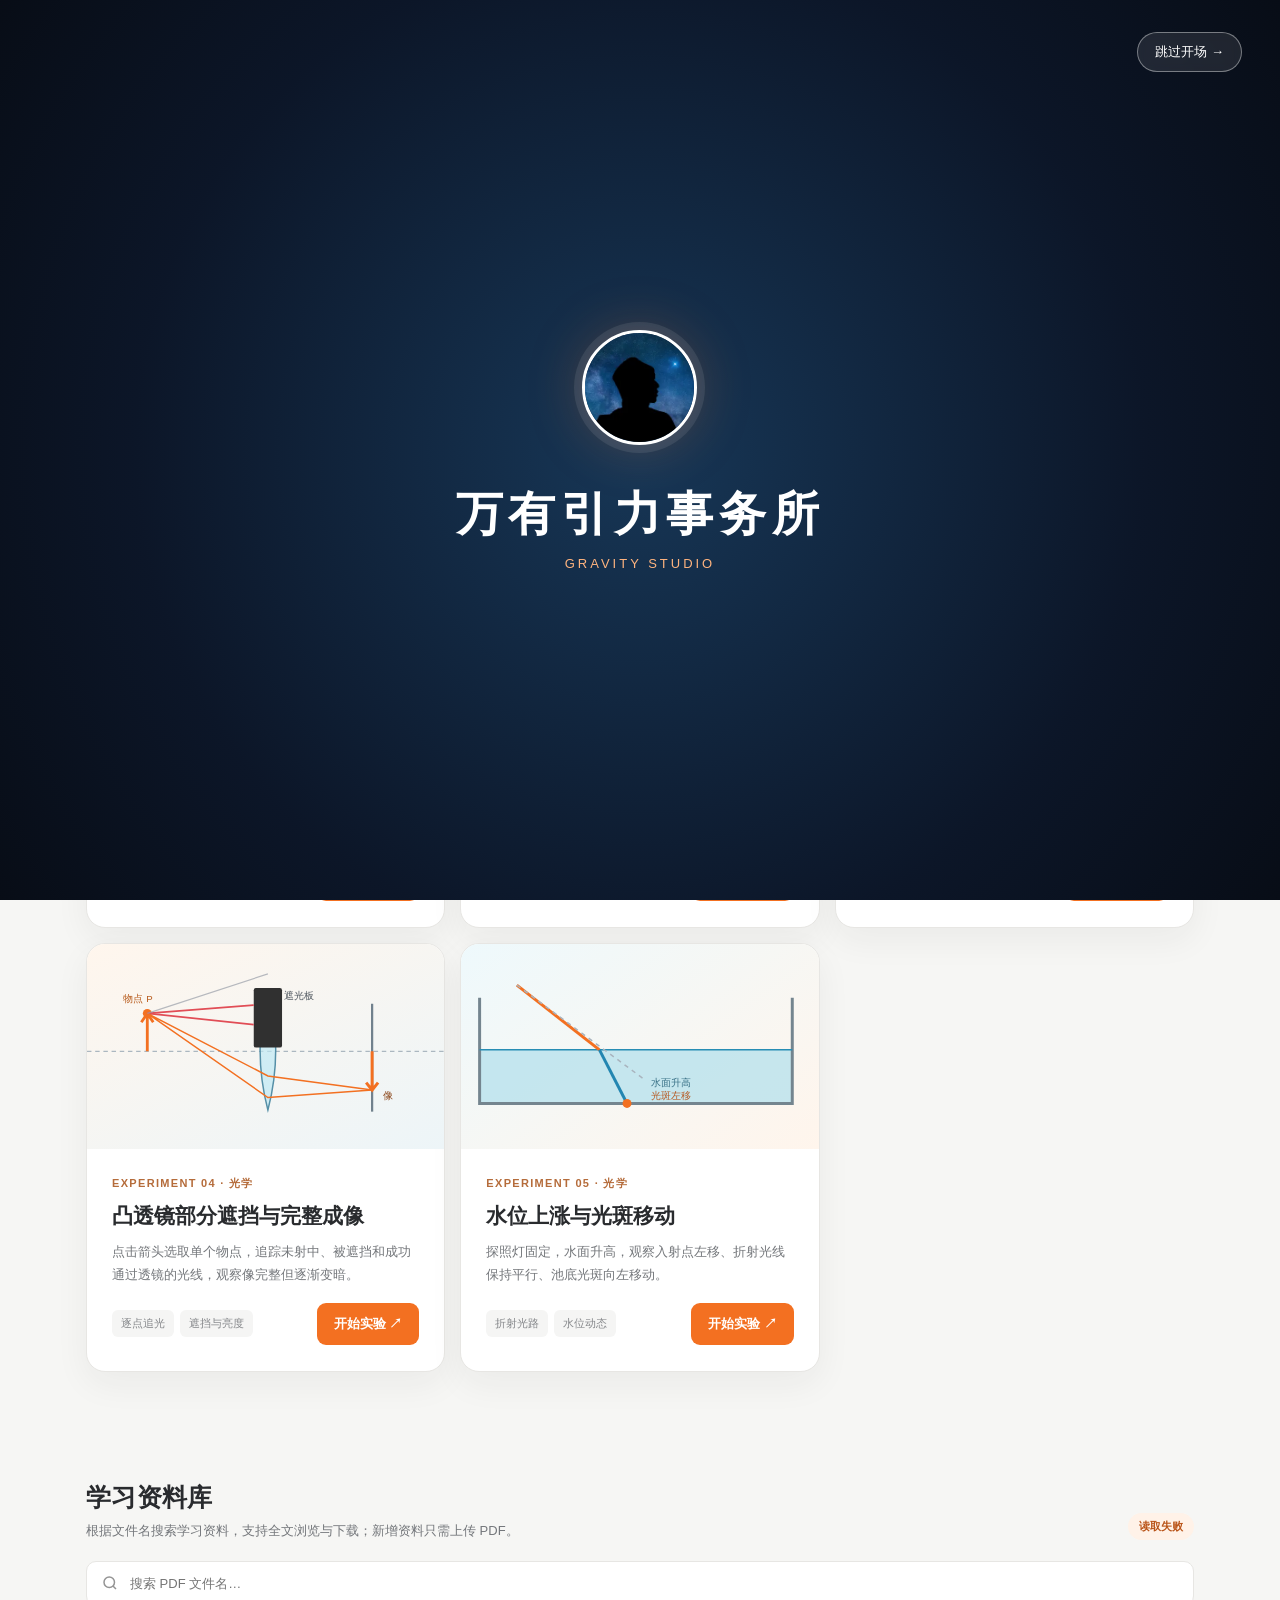
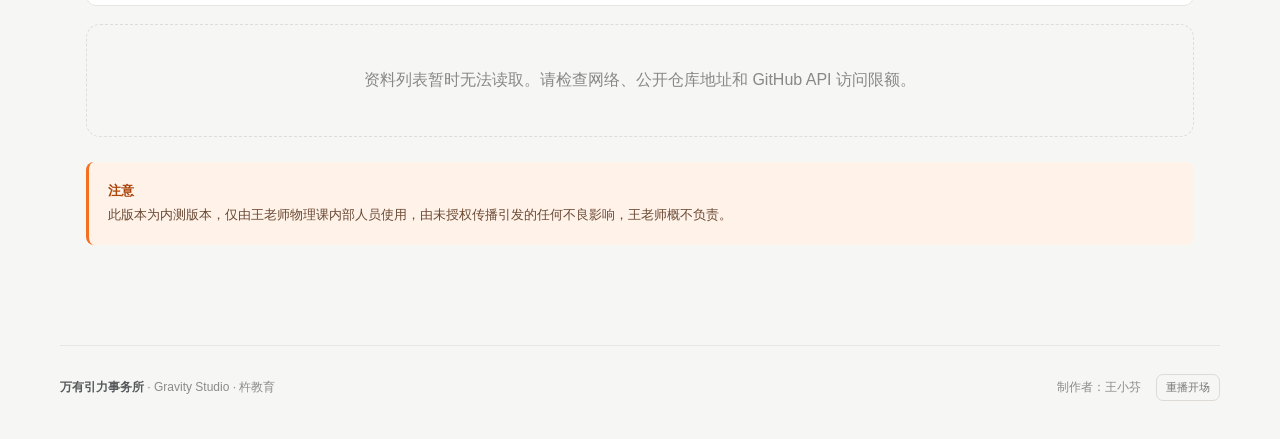
<file: index.html>
<!DOCTYPE html>

<html lang="zh-CN">
<head>
<meta charset="utf-8"/>
<meta content="width=device-width,initial-scale=1,viewport-fit=cover" name="viewport"/>
<meta content="#28292c" name="theme-color"/>
<meta content="万有引力事务所：初中物理互动实验与学习资料库。" name="description"/>
<title>万有引力事务所</title>
<link href="assets/avatar.png" rel="icon" type="image/png"/>
<link href="css/site.css" rel="stylesheet"/>
</head>
<body>
<div aria-label="万有引力事务所开场动画" aria-modal="true" class="intro" id="intro" role="dialog">
<div class="intro-center">
<img alt="万有引力事务所头像" class="intro-avatar" src="assets/avatar.png"/>
<h2>万有引力事务所</h2>
<p>GRAVITY STUDIO</p>
</div>
<button class="intro-skip" id="introSkip" type="button">跳过开场 →</button>
</div>
<header class="topbar"><div class="shell top-inner"><a aria-label="万有引力事务所首页" class="logo" href="index.html"><img alt="万有引力事务所头像" class="logo-mark" src="assets/avatar.png"/><span>万有引力事务所<small>GRAVITATY STUDIO</small></span></a><nav aria-label="网站导航" class="nav"><a class="active" href="#home" id="navHome" type="button">实验演示</a><a class="" href="#materials" id="navMaterials" type="button">学习资料</a></nav><span class="top-note">小芬爱思考</span></div></header>
<main class="shell">
<section id="home"><div class="hero"><div><div class="eyebrow">PHYSICS IS STRONGER THAN ANY FAITH.</div><h1>像“杵”一样，严谨治学。</h1><p>为往圣继绝学<br/>为中华之崛起而读书</p></div><svg aria-hidden="true" class="hero-art" viewbox="0 0 310 190"><circle cx="176" cy="95" fill="none" r="72" stroke="#ffffff25" stroke-width="1.4"></circle><circle cx="176" cy="95" fill="none" r="44" stroke="#ffffff35"></circle><circle cx="176" cy="95" fill="#F37021" r="6"></circle><ellipse cx="176" cy="95" fill="none" rx="118" ry="30" stroke="#F37021" stroke-width="2" transform="rotate(-28 176 95)"></ellipse><circle cx="72" cy="150" fill="#f37021" r="8"></circle><path d="M255 20L269 51L236 51Z" fill="none" stroke="#fff8" stroke-width="2"></path><path d="M257 31L293 64" stroke="#F37021" stroke-width="3"></path><path d="M257 31L290 78" stroke="#F6BC71" stroke-width="3"></path><path d="M257 31L283 92" stroke="#B7D9E7" stroke-width="3"></path></svg></div>
<div class="section"><div class="section-head"><div><h2>互动实验室</h2><p>选择一个实验，亲手调整参数，观察物理现象。</p></div><span class="pill">5 个精选实验</span></div>
<div class="cards"><article class="experiment-card"><div class="exp-graphic lens"><svg aria-hidden="true" viewbox="0 0 480 205"><line stroke="#b9c6d0" stroke-dasharray="6 5" stroke-width="1.5" x1="0" x2="480" y1="120" y2="120"></line><path d="M250 37Q231 120 250 185Q269 120 250 37" fill="#bce8f0aa" stroke="#4e9dac" stroke-width="2"></path><path d="M90 120V65 M90 65l-6 11 M90 65l6 11" fill="none" stroke="#f37021" stroke-width="4"></path><path d="M90 65L250 65L360 156" fill="none" stroke="#f37021" stroke-width="2.5"></path><path d="M90 65L360 156" fill="none" stroke="#74aabd" stroke-width="2.5"></path><path d="M360 120V156 M360 156l-6 -10 M360 156l6 -10" fill="none" stroke="#25272b" stroke-width="3"></path><text fill="#a95b2b" font-size="12" x="81" y="47">物体</text><text fill="#515e65" font-size="12" x="355" y="175">像</text></svg></div><div class="exp-body"><span class="exp-num">EXPERIMENT 01 · 光学</span><h3>凸透镜成像</h3><p>独立调节焦距与物距，观察两条特殊光线交于像顶端的成像规律。</p><div class="exp-bottom"><div class="tags"><span>光路作图</span><span>动态调节</span></div><a class="primary" href="experiments/lens.html" type="button">开始实验 ↗</a></div></div></article><article class="experiment-card">
<div class="exp-graphic lens" style="background:linear-gradient(160deg,#eff8fc,#f8fafc)">
<svg aria-hidden="true" viewbox="0 0 480 205">
<rect fill="#cfeaf5" height="93" width="480" x="0" y="112"></rect>
<path d="M0 112H480" stroke="#94b6c5" stroke-width="2"></path>
<path d="M240 18V197" stroke="#9aa9b2" stroke-dasharray="6 5" stroke-width="2"></path>
<path d="M112 20L240 112" fill="none" stroke="#f37021" stroke-width="4"></path>
<path d="M240 112L309 194" fill="none" stroke="#4b9dbb" stroke-width="4"></path>
<path d="M240 112L366 22" fill="none" stroke="#a7b5c1" stroke-width="2.5"></path>
<circle cx="240" cy="112" fill="#303030" r="5"></circle>
<text fill="#56727e" font-size="15" x="28" y="32">空气</text>
<text fill="#39738b" font-size="15" x="28" y="178">水</text>
<text fill="#303030" font-size="14" x="251" y="103">O</text>
</svg></div>
<div class="exp-body"><span class="exp-num">EXPERIMENT 02 · 光学</span>
<h3>光的折射</h3><p>调节入射角与介质，观察折射、反射以及全反射现象。</p>
<div class="exp-bottom"><div class="tags"><span>折射定律</span><span>动态光路</span></div>
<a class="primary" href="experiments/refraction.html">开始实验 ↗</a></div></div></article>
<article class="experiment-card">
<div class="exp-graphic echo">
<svg aria-hidden="true" viewBox="0 0 480 205" xmlns="http://www.w3.org/2000/svg">
<rect x="0" y="134" width="480" height="71" fill="#cce5f2"/>
<path d="M0 134H480" stroke="#76aeca" stroke-width="2"/>
<path d="M394 24L427 46 413 78 443 110 420 134H480V0H419Z" fill="#73767b"/>
<path d="M95 125L175 125 159 145 109 145Z" fill="#303030"/>
<rect x="125" y="103" width="27" height="22" rx="3" fill="#f37021"/>
<path d="M160 94H393" stroke="#f37021" stroke-width="4" stroke-linecap="round"/>
<path d="M393 109H255" stroke="#4b9dbb" stroke-width="4" stroke-linecap="round"/>
<path d="M95 163H180" stroke="#419274" stroke-width="4" stroke-linecap="round"/>
<text x="180" y="78" font-size="14" fill="#a34f1b">声音去程</text>
<text x="275" y="125" font-size="14" fill="#2d7895">声音回程</text>
<text x="99" y="188" font-size="13" fill="#287759">汽艇路程</text>
</svg></div>
<div class="exp-body"><span class="exp-num">EXPERIMENT 03 · 声学</span>
<h3>汽艇与回声期中压轴</h3>
<p>观察声音去程、回程和汽艇累计路程，验证两者路程之和等于初始距离的两倍。</p>
<div class="exp-bottom"><div class="tags"><span>声速</span><span>路程累计</span></div>
<a class="primary" href="experiments/echo.html">开始实验 ↗</a></div></div></article>

<article class="experiment-card">
  <div class="exp-graphic aperture" style="background:linear-gradient(155deg,#fff6ed,#edf5f8)">
    <svg aria-hidden="true" viewBox="0 0 480 205" xmlns="http://www.w3.org/2000/svg">
      <line x1="0" y1="109" x2="480" y2="109" stroke="#abb7c0" stroke-width="1.5" stroke-dasharray="6 5"/>
      <path d="M243 24 Q222 108 243 188 Q264 108 243 24Z" fill="#bde8f4a8" stroke="#548fa7" stroke-width="2"/>
      <rect x="224" y="24" width="38" height="80" rx="3" fill="#303030"/>
      <path d="M81 109V58M81 58L73 70M81 58L89 70" fill="none" stroke="#f37021" stroke-width="3.8"/>
      <circle cx="81" cy="58" r="6" fill="#f37021"/>
      <path d="M81 58L224 47M81 58L224 73" stroke="#e14d56" stroke-width="2.3"/>
      <path d="M81 58L243 142L383 161 M81 58L243 171L383 161" fill="none" stroke="#f37021" stroke-width="2"/>
      <path d="M81 58L243 5" stroke="#9a9fa9" stroke-width="1.6" opacity=".7"/>
      <line x1="383" y1="45" x2="383" y2="190" stroke="#71818d" stroke-width="3"/>
      <path d="M383 109V161M375 151L383 161L391 151" fill="none" stroke="#f37021" stroke-width="4"/>
      <text x="49" y="43" font-size="13" fill="#b75a1b">物点 P</text>
      <text x="265" y="39" font-size="13" fill="#4d555d">遮光板</text>
      <text x="397" y="173" font-size="13" fill="#8e4b20">像</text>
    </svg>
  </div>
  <div class="exp-body">
    <span class="exp-num">EXPERIMENT 04 · 光学</span>
    <h3>凸透镜部分遮挡与完整成像</h3>
    <p>点击箭头选取单个物点，追踪未射中、被遮挡和成功通过透镜的光线，观察像完整但逐渐变暗。</p>
    <div class="exp-bottom"><div class="tags"><span>逐点追光</span><span>遮挡与亮度</span></div><a class="primary" href="experiments/aperture.html">开始实验 ↗</a></div>
  </div>
</article>
<article class="experiment-card"><div class="exp-graphic" style="background:linear-gradient(145deg,#eef9fc,#fff5ec)">
<svg aria-hidden="true" viewBox="0 0 480 205"><rect x="25" y="107" width="420" height="72" fill="#b5e0ed" opacity=".75"/><path d="M25 37V179H445V37" fill="none" stroke="#74858f" stroke-width="4"/><line x1="25" y1="107" x2="445" y2="107" stroke="#278db4" stroke-width="2"/><path d="M75 20 L186 107" fill="none" stroke="#f37021" stroke-width="4"/><path d="M186 107 L223 179" fill="none" stroke="#2386b1" stroke-width="4"/><path d="M75 20 L248 148" fill="none" stroke="#a9b4be" stroke-dasharray="6 6" stroke-width="2"/><circle cx="223" cy="179" r="6" fill="#f37021"/><text x="255" y="155" font-size="14" fill="#397187">水面升高</text><text x="255" y="173" font-size="14" fill="#b65820">光斑左移</text></svg></div>
<div class="exp-body"><span class="exp-num">EXPERIMENT 05 · 光学</span><h3>水位上涨与光斑移动</h3><p>探照灯固定，水面升高，观察入射点左移、折射光线保持平行、池底光斑向左移动。</p><div class="exp-bottom"><div class="tags"><span>折射光路</span><span>水位动态</span></div><a class="primary" href="experiments/water-spot.html">开始实验 ↗</a></div></div></article>
</div></div></section>
<section class="section" id="materials"><div class="section-head" style="padding-top:5px"><div><h2>学习资料库</h2><p>根据文件名搜索学习资料，支持全文浏览与下载；新增资料只需上传 PDF。</p></div><span class="pill" id="materialsCount">正在读取…</span></div><div class="materials-tools"><div class="searchbox"><svg fill="none" height="18" stroke="#949494" stroke-width="2" viewbox="0 0 24 24" width="18"><circle cx="11" cy="11" r="7"></circle><path d="M20 20l-4-4"></path></svg><input aria-label="搜索学习资料" id="materialSearch" placeholder="搜索 PDF 文件名…" type="search"/></div></div><div class="file-list" id="materialList"></div><div class="theory" style="margin-top:25px"><b>注意</b><br/>此版本为内测版本，仅由王老师物理课内部人员使用，由未授权传播引发的任何不良影响，王老师概不负责。</div></section>
</main>
<footer class="shell footer"><span><strong>万有引力事务所</strong> · Gravity Studio · 杵教育</span><span>制作者：王小芬 <button class="replay-intro" id="replayIntro" type="button">重播开场</button></span></footer>
<!-- PDF 全文浏览窗口：阅读 / 下载 -->
<div class="pdf-modal" id="pdfModal" role="dialog" aria-modal="true" aria-labelledby="pdfModalTitle" aria-hidden="true" hidden>
  <div class="pdf-modal-panel">
    <div class="pdf-modal-head">
      <div class="pdf-modal-title" id="pdfModalTitle">PDF 资料预览</div>
      <button class="pdf-close" id="pdfClose" type="button" aria-label="关闭预览">×</button>
    </div>
    <div class="pdf-modal-actions">
      <a class="primary" id="pdfSave" href="#" download>下载 PDF ↓</a>
    </div>
    <p class="pdf-modal-tip" id="pdfTip">使用 PDF 阅读器可翻页、缩放并阅读全文。下载按钮在部分手机浏览器中可能先打开 PDF。</p>
    <div class="pdf-preview-body">
      <iframe id="pdfFrame" title="PDF 文档预览" loading="lazy"></iframe>
      <div class="pdf-preview-help">若此处无法显示，请点击“下载 PDF”，使用手机自带阅读器打开。部分微信内置浏览器不支持嵌入式 PDF。</div>
    </div>
    <div class="pdf-message" id="pdfMessage" role="status" aria-live="polite"></div>
  </div>
</div>
<script defer="" src="js/site.js"></script>
<script defer="" src="js/materials.js"></script>
</body>
</html>
</file>
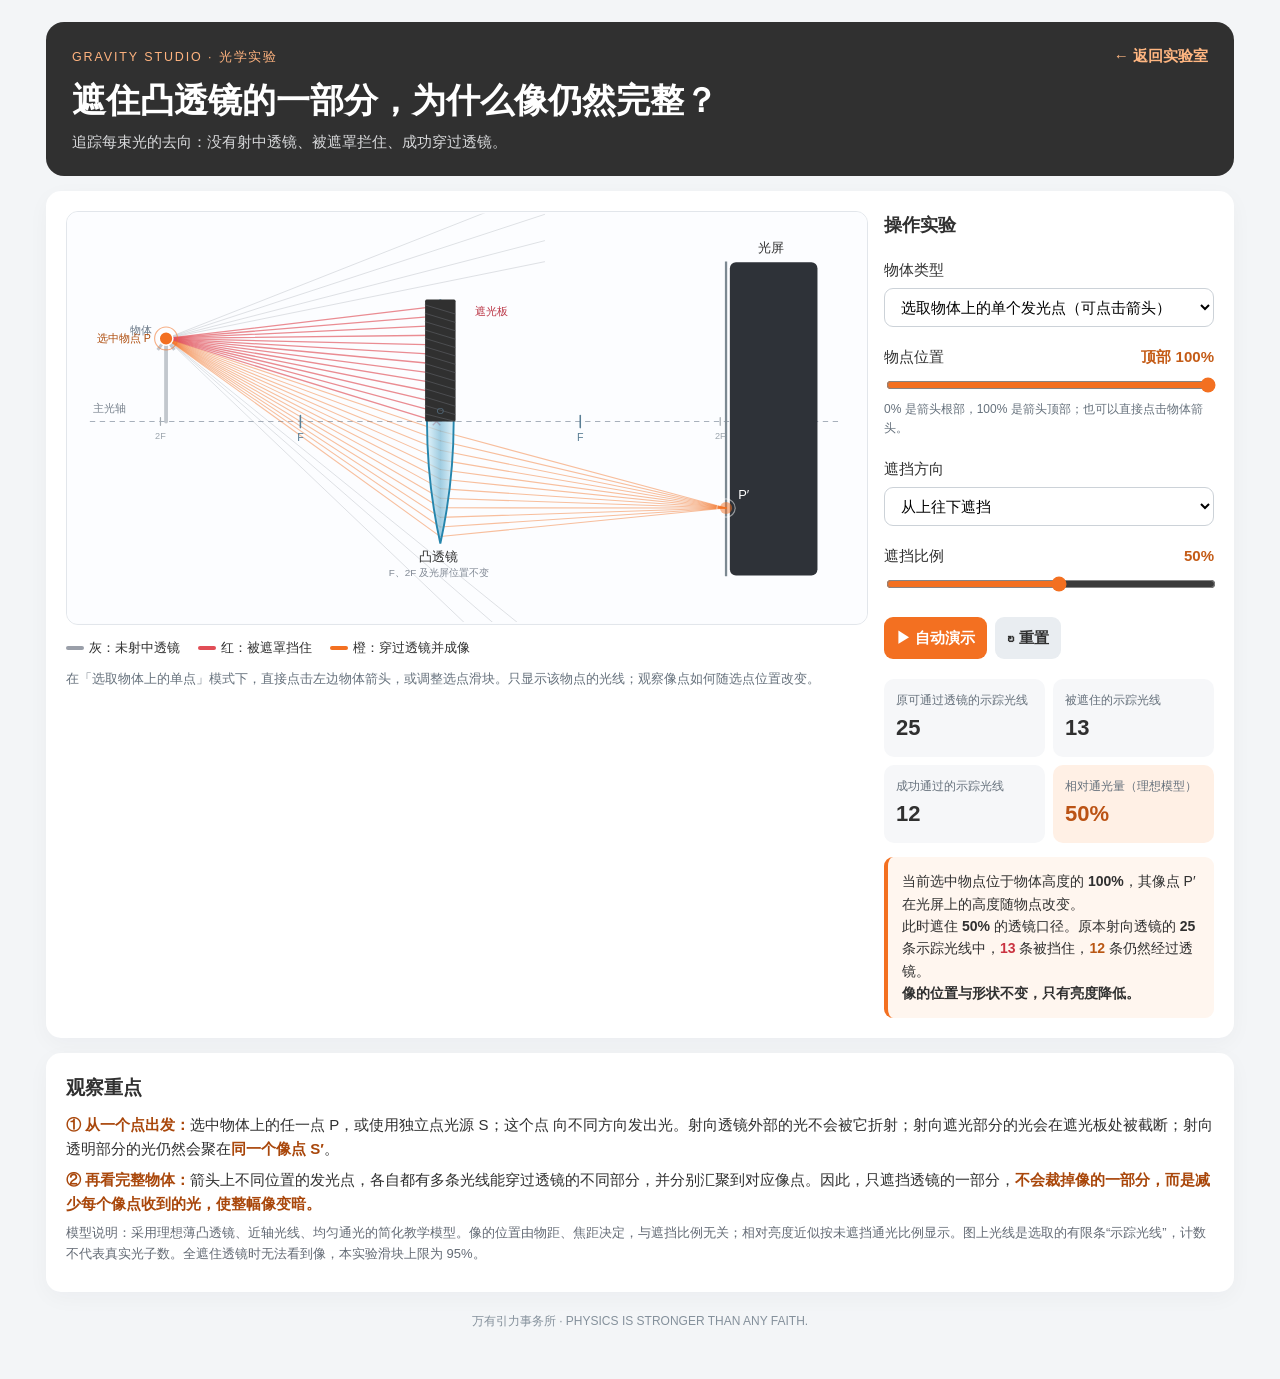
<file: experiments/aperture.html>
<!doctype html>
<html lang="zh-CN">
<head>
<meta charset="utf-8" />
<meta name="viewport" content="width=device-width, initial-scale=1" />
<title>凸透镜部分遮挡 · 光路验证实验 | 万有引力事务所</title>
<style>
:root{--orange:#f37021;--ink:#303030;--blue:#237ca8;--red:#e14d56;--muted:#66717c;--bg:#f3f5f7;--green:#168469}
*{box-sizing:border-box}body{margin:0;background:var(--bg);color:var(--ink);font:15px/1.6 -apple-system,BlinkMacSystemFont,"PingFang SC","Microsoft YaHei",sans-serif}.shell{max-width:1220px;margin:auto;padding:22px 16px 48px}header{background:#303030;border-radius:18px;color:white;padding:22px 26px}header small{letter-spacing:.15em;color:#ffb37f}h1{margin:5px 0 3px;font-size:clamp(23px,3.2vw,34px)}header p{margin:0;color:#d7d8da}.panel{background:white;border-radius:15px;margin-top:15px;padding:20px;box-shadow:0 6px 22px #16223309}.layout{display:grid;grid-template-columns:1fr 330px;gap:16px;align-items:start}.viz svg{width:100%;height:auto;display:block;background:#fbfcfd;border:1px solid #e2e6eb;border-radius:12px}.viz .note{color:var(--muted);font-size:13px;margin-top:10px}.legend{display:flex;gap:18px;flex-wrap:wrap;margin:13px 0 0;font-size:13px}.swatch{display:inline-block;width:18px;height:4px;border-radius:2px;vertical-align:middle;margin-right:5px}.controls h2{font-size:18px;margin:0 0 12px}.formrow{margin:18px 0}.formrow label{display:flex;align-items:center;justify-content:space-between;margin-bottom:6px;gap:8px}.formrow output{font-weight:700;color:#c45b16}input[type=range]{width:100%;accent-color:var(--orange)}select,button{font:inherit;border-radius:9px;padding:9px 12px}select{border:1px solid #ccd2d8;background:white;width:100%}button{cursor:pointer;border:0;background:var(--orange);color:white;font-weight:650}button.secondary{background:#e9edf1;color:#303030}.buttons{display:flex;gap:8px;flex-wrap:wrap}.metrics{display:grid;grid-template-columns:1fr 1fr;gap:8px}.metric{border-radius:10px;background:#f6f7f9;padding:12px}.metric span{display:block;color:var(--muted);font-size:12px}.metric strong{display:block;font-size:22px;color:var(--ink)}.metric.accent{background:#fff0e5}.metric.accent strong{color:#bb5315}.readout{margin-top:14px;padding:13px 14px;background:#fff6ef;border-left:4px solid var(--orange);border-radius:9px;font-size:14px}.explain h2{font-size:19px;margin:0 0 10px}.explain p{margin:7px 0}.explain strong{color:#a9470b}.details{font-size:13px;color:#646b75}.footer{font-size:12px;text-align:center;color:#84909b;margin-top:20px}@media(max-width:920px){.layout{grid-template-columns:1fr}.controls{display:grid;grid-template-columns:repeat(2,minmax(0,1fr));gap:0 18px}.controls h2,.buttons,.metrics,.readout{grid-column:1/-1}}@media(max-width:580px){.shell{padding:10px 8px 30px}.panel{padding:12px}.controls{display:block}header{padding:18px}.legend{gap:9px}}
.clickpoint{cursor:crosshair}.point-hint{font-size:12px;fill:#947044}
</style>
</head>
<body>
<div class="shell">
<header><a href="../index.html#home" style="float:right;color:#ffb681;text-decoration:none;font-weight:650">← 返回实验室</a><small>GRAVITY STUDIO · 光学实验</small><h1>遮住凸透镜的一部分，为什么像仍然完整？</h1><p>追踪每束光的去向：没有射中透镜、被遮罩拦住、成功穿过透镜。</p></header>
<div class="panel layout">
<section class="viz" aria-label="光学模拟">
<svg id="scene" viewBox="0 0 1050 540" role="img" aria-label="物体、凸透镜、遮光板、屏幕及追迹光线">
<defs>
<clipPath id="worldClip"><rect x="2" y="2" width="1046" height="536"/></clipPath>
<linearGradient id="lensFill" x1="0" x2="1"><stop offset="0" stop-color="#d6eff9"/><stop offset=".5" stop-color="#77b7d4"/><stop offset="1" stop-color="#d6eff9"/></linearGradient>
</defs>
<rect x="0" y="0" width="1050" height="540" rx="12" fill="#fcfdff"/>
<line x1="30" y1="275" x2="1015" y2="275" stroke="#a7b0bb" stroke-width="1.5" stroke-dasharray="7 6"/>
<text x="34" y="263" font-size="14" fill="#7b8590">主光轴</text>
<line x1="865" y1="65" x2="865" y2="478" stroke="#7c8992" stroke-width="3"/>
<rect x="870" y="66" width="115" height="411" rx="8" fill="#2e3238"/>
<text x="924" y="53" text-anchor="middle" font-size="17" fill="#303030">光屏</text>
<g id="lightRays" clip-path="url(#worldClip)"></g>
<path id="lensBody" d="M490 115 Q455 275 490 435 Q525 275 490 115 Z" fill="url(#lensFill)" fill-opacity=".7" stroke="#2585ac" stroke-width="2.5"/>
<g id="shutter"></g>
<g id="source" pointer-events="none"></g>
<rect id="selectHitArea" x="95" y="145" width="70" height="150" fill="transparent" class="clickpoint" style="display:none"><title>点击箭头任意高度选取发光点</title></rect>
<g id="image"></g>
<text x="488" y="458" font-size="17" fill="#303030" text-anchor="middle">凸透镜</text>
<text x="488" y="478" font-size="13" fill="#818995" text-anchor="middle">F、2F 及光屏位置不变</text>
<text x="490" y="265" font-size="13" fill="#516878" text-anchor="middle">O</text>
<g id="focalMarks"></g>
<g id="shutterLabel"></g>
</svg>
<div class="legend">
<span><i class="swatch" style="background:#9a9fa9"></i>灰：未射中透镜</span>
<span><i class="swatch" style="background:#e14d56"></i>红：被遮罩挡住</span>
<span><i class="swatch" style="background:#f37021"></i>橙：穿过透镜并成像</span>
</div>
<div class="note">在「选取物体上的单点」模式下，直接点击左边物体箭头，或调整选点滑块。只显示该物点的光线；观察像点如何随选点位置改变。</div>
</section>
<section class="controls">
<h2>操作实验</h2>
<div class="formrow"><label for="mode">物体类型</label><select id="mode"><option value="selected">选取物体上的单个发光点（可点击箭头）</option><option value="point">独立点光源 S</option><option value="arrow">整个发光箭头</option></select></div>
<div class="formrow" id="pointRow"><label for="pointPosition">物点位置 <output id="pointValue">顶部 100%</output></label><input id="pointPosition" type="range" min="0" max="100" step="1" value="100"/><div style="font-size:12px;color:#66717c">0% 是箭头根部，100% 是箭头顶部；也可以直接点击物体箭头。</div></div>
<div class="formrow"><label for="direction">遮挡方向</label><select id="direction"><option value="top">从上往下遮挡</option><option value="bottom">从下往上遮挡</option></select></div>
<div class="formrow"><label for="coverage">遮挡比例 <output id="coverageValue">50%</output></label><input id="coverage" type="range" min="0" max="95" step="1" value="50"/></div>
<div class="buttons"><button id="play">▶ 自动演示</button><button class="secondary" id="reset">↻ 重置</button></div>
<div class="metrics" style="margin-top:20px">
<div class="metric"><span>原可通过透镜的示踪光线</span><strong id="eligibleCount">0</strong></div>
<div class="metric"><span>被遮住的示踪光线</span><strong id="blockedCount">0</strong></div>
<div class="metric"><span>成功通过的示踪光线</span><strong id="passedCount">0</strong></div>
<div class="metric accent"><span>相对通光量（理想模型）</span><strong id="brightness">50%</strong></div>
</div>
<div class="readout" id="status" aria-live="polite"></div>
</section>
</div>
<section class="panel explain">
<h2>观察重点</h2>
<p><strong>① 从一个点出发：</strong>选中物体上的任一点 P，或使用独立点光源 S；这个点 向不同方向发出光。射向透镜外部的光不会被它折射；射向遮光部分的光会在遮光板处被截断；射向透明部分的光仍然会聚在<strong>同一个像点 S′</strong>。</p>
<p><strong>② 再看完整物体：</strong>箭头上不同位置的发光点，各自都有多条光线能穿过透镜的不同部分，并分别汇聚到对应像点。因此，只遮挡透镜的一部分，<strong>不会裁掉像的一部分，而是减少每个像点收到的光，使整幅像变暗。</strong></p>
<p class="details">模型说明：采用理想薄凸透镜、近轴光线、均匀通光的简化教学模型。像的位置由物距、焦距决定，与遮挡比例无关；相对亮度近似按未遮挡通光比例显示。图上光线是选取的有限条“示踪光线”，计数不代表真实光子数。全遮住透镜时无法看到像，本实验滑块上限为 95%。</p>
</section>
<div class="footer">万有引力事务所 · PHYSICS IS STRONGER THAN ANY FAITH.</div>
</div>
<script>
'use strict';
const $=id=>document.getElementById(id);
const SVG_NS='http://www.w3.org/2000/svg';
const sx=130, lensX=490, screenX=865, axisY=275;
const lensTop=115,lensBottom=435,lensHeight=lensBottom-lensTop;
const doDist=lensX-sx, diDist=screenX-lensX;
// Gaussian thin-lens equation: 1/f = 1/do + 1/di
const f=doDist*diDist/(doDist+diDist);
const magnification=-diDist/doDist;
const topObjectY=166, bottomObjectY=axisY;
function selectedObjectY(){return axisY-(axisY-topObjectY)*Number($('pointPosition').value)/100;}
let raf=null, playing=false, start=null;
function element(name,attrs,parent){const el=document.createElementNS(SVG_NS,name);for(const [k,v] of Object.entries(attrs||{}))el.setAttribute(k,String(v));if(parent)parent.appendChild(el);return el}
function clear(el){while(el.firstChild)el.removeChild(el.firstChild)}
function line(parent,x1,y1,x2,y2,color,width=1.7,opacity=1,dash=''){return element('line',{x1,y1,x2,y2,stroke:color,'stroke-width':width,opacity,'stroke-linecap':'round',...(dash?{'stroke-dasharray':dash}:{})},parent)}
function label(parent,x,y,s,color='#303030',size=15,anchor='middle'){const e=element('text',{x,y,fill:color,'font-size':size,'text-anchor':anchor},parent);e.textContent=s;return e}
function objectSamples(){const mode=$('mode').value;if(mode==='point')return [{y:topObjectY,weight:1}];if(mode==='selected')return [{y:selectedObjectY(),weight:1}];return [{y:topObjectY,weight:1},{y:220,weight:1},{y:axisY,weight:1}]}
function imageY(y){return axisY+(y-axisY)*magnification}
function blocked(y,c,dir){const cutoff=lensHeight*c;return dir==='top'?y<=lensTop+cutoff:y>=lensBottom-cutoff}
function render(){const coverage=Number($('coverage').value)/100,dir=$('direction').value,mode=$('mode').value;
$('coverageValue').value=Math.round(coverage*100)+'%';
$('pointRow').style.display=mode==='selected'?'block':'none';
$('selectHitArea').style.display=mode==='selected'?'block':'none';
$('pointValue').value=Number($('pointPosition').value)===0?'根部 0%':Number($('pointPosition').value)===100?'顶部 100%':Number($('pointPosition').value)+'%';
for(const k of ['lightRays','shutter','source','image','focalMarks','shutterLabel'])clear($(k));
const rays=$('lightRays'),source=$('source'),image=$('image'),shutter=$('shutter');
const n=25,first=lensTop+9,last=lensBottom-9;
let countPassed=0,countBlocked=0;
const samples=objectSamples();
for(const {y:sy} of samples){
  // Gray rays travel outside the lens aperture, rather than being secretly refracted.
  for(const yLens of [24,48,73,93,457,479,509]){
    const farX= Math.min(675,sx+(lensX-sx)*1.38);
    const farY=sy+(yLens-sy)*(farX-sx)/(lensX-sx);
    line(rays,sx,sy,farX,farY,'#9a9fa9',1.15,.34);
  }
  for(let i=0;i<n;i++){
    const ty=first+(last-first)*i/(n-1);
    if(blocked(ty,coverage,dir)){
      // Drawing decision follows actual covered portion of the visible aperture.
      line(rays,sx,sy,lensX-5,ty,'#e14d56',1.7,.64);
      element('path',{d:`M${lensX-10} ${ty-5}l10 10m0 -10l-10 10`,stroke:'#c63c46','stroke-width':1.7,fill:'none',opacity:.85},rays);
      countBlocked++;
    }else{
      line(rays,sx,sy,lensX,ty,'#f37021',1.4,.43);
      line(rays,lensX,ty,screenX,imageY(sy),'#f37021',1.4,.44);
      countPassed++;
    }
  }
}
// Draw the glass in front of the rays; the mask occupies the upper/lower physical aperture.
// The ray renderer is actually behind the glass/mask in SVG DOM order.
const coverPx=lensHeight*coverage;
if(coverage>0){const y0=dir==='top'?lensTop:lensBottom-coverPx;
  element('rect',{x:lensX-20,y:y0,width:40,height:coverPx,fill:'#303030',rx:2},shutter);
  for(let y=y0+7;y<y0+coverPx-3;y+=11)line(shutter,lensX-20,y,lensX+20,Math.min(y+12,y0+coverPx),'#6f7278',1,.6);
  label($('shutterLabel'),lensX+45,dir==='top'?lensTop+20:lensBottom-10,'遮光板','#bb3646',14,'start');
}
const mark=$('focalMarks');
for(const x of [lensX-f,lensX+f]){line(mark,x,axisY-8,x,axisY+8,'#597e94',2);label(mark,x,axisY+25,'F','#597e94',14)}
for(const x of [lensX-2*f,lensX+2*f]){if(x>25&&x<1030){line(mark,x,axisY-5,x,axisY+5,'#a3aab0',1.6);label(mark,x,axisY+23,'2F','#9ca5ad',12)}}
if(mode==='selected'){
  // The complete object is still visible; one chosen point alone emits the traced bundle.
  line(source,sx,axisY,sx,topObjectY,'#aab1b9',5,.7);
  element('path',{d:`M${sx-11} ${topObjectY+15}L${sx} ${topObjectY}L${sx+11} ${topObjectY+15}`,stroke:'#aab1b9','stroke-width':4,fill:'none',opacity:.7},source);
  label(source,sx-18,topObjectY-6,'物体','#687786',15,'end');
  const py=selectedObjectY();
  element('circle',{cx:sx,cy:py,r:9,fill:'#f37021',stroke:'#fff','stroke-width':2},source);
  element('circle',{cx:sx,cy:py,r:15,fill:'none',stroke:'#f37021','stroke-width':1.5,opacity:.55},source);
  label(source,sx-20,py+4,'选中物点 P','#ae4c0c',14,'end');
  const iy=imageY(py);
  element('circle',{cx:screenX,cy:iy,r:8,fill:'#f37021',opacity:Math.max(.06,1-coverage)},image);
  element('circle',{cx:screenX,cy:iy,r:12,fill:'none',stroke:'#ffffff','stroke-width':1.5,opacity:Math.max(.2,1-coverage)},image);
  label(image,screenX+16,iy-12,'P′','#ffffff',17,'start');
}else if(mode==='point'){
  element('circle',{cx:sx,cy:topObjectY,r:8,fill:'#f37021'},source);label(source,sx-8,topObjectY-16,'点光源 S','#bb5315',16,'end');
  element('circle',{cx:screenX,cy:imageY(topObjectY),r:8,fill:'#f37021',opacity:Math.max(.055,1-coverage)},image);
  label(image,screenX+15,imageY(topObjectY)-12,'S′','#ffffff',18,'start');
}else{
  line(source,sx,axisY,sx,topObjectY,'#e57125',5);element('path',{d:`M${sx-12} ${topObjectY+15}L${sx} ${topObjectY}L${sx+12} ${topObjectY+15}`,stroke:'#e57125','stroke-width':5,fill:'none'},source);
  label(source,sx-16,topObjectY-4,'物体','#aa561e',16,'end');
  const endY=imageY(topObjectY),a=Math.max(.055,1-coverage);
  line(image,screenX,axisY,screenX,endY,'#f37021',8,a);
  element('path',{d:`M${screenX-14} ${endY-15}L${screenX} ${endY}L${screenX+14} ${endY-15}`,stroke:'#f37021','stroke-width':8,fill:'none',opacity:a},image);
  label(image,screenX+12,endY+24,'完整倒立实像','#ffffff',14,'start');
}
const total=n*samples.length;
$('eligibleCount').textContent=total;
$('blockedCount').textContent=countBlocked;
$('passedCount').textContent=countPassed;
$('brightness').textContent=Math.round((1-coverage)*100)+'%';
$('status').innerHTML=(mode==='selected'?`当前选中物点位于物体高度的 <b>${$('pointPosition').value}%</b>，其像点 P′ 在光屏上的高度随物点改变。<br>`:'')+`此时遮住 <b>${Math.round(coverage*100)}%</b> 的透镜口径。原本射向透镜的 <b>${total}</b> 条示踪光线中，<b style="color:#ca3341">${countBlocked}</b> 条被挡住，<b style="color:#b95612">${countPassed}</b> 条仍然经过透镜。<br><b>像的位置与形状不变，只有亮度降低。</b>`;
}
function stop(){playing=false;if(raf!==null)cancelAnimationFrame(raf);raf=null;start=null;$('play').textContent='▶ 自动演示'}
function play(){if(playing){stop();return}playing=true;start=null;$('play').textContent='Ⅱ 暂停';const begin=Number($('coverage').value);
const tick=ts=>{if(!playing)return;if(start===null)start=ts;const val=Math.min(95,begin+(ts-start)/70);$('coverage').value=Math.round(val);render();if(val>=95){stop();return}raf=requestAnimationFrame(tick)};raf=requestAnimationFrame(tick)}
$('mode').addEventListener('change',render);
$('pointPosition').addEventListener('input',render);
$('selectHitArea').addEventListener('pointerdown',event=>{const svg=$('scene');const pt=svg.createSVGPoint();pt.x=event.clientX;pt.y=event.clientY;const transform=svg.getScreenCTM();if(!transform)return;const pos=pt.matrixTransform(transform.inverse());const percent=(axisY-pos.y)/(axisY-topObjectY)*100;$('pointPosition').value=Math.round(Math.max(0,Math.min(100,percent)));render();});$('direction').addEventListener('change',render);$('coverage').addEventListener('input',()=>{if(playing)stop();render()});$('play').addEventListener('click',play);$('reset').addEventListener('click',()=>{stop();$('coverage').value=0;$('direction').value='top';$('mode').value='selected';$('pointPosition').value=100;render()});
render();
</script>
</body></html>
</file>
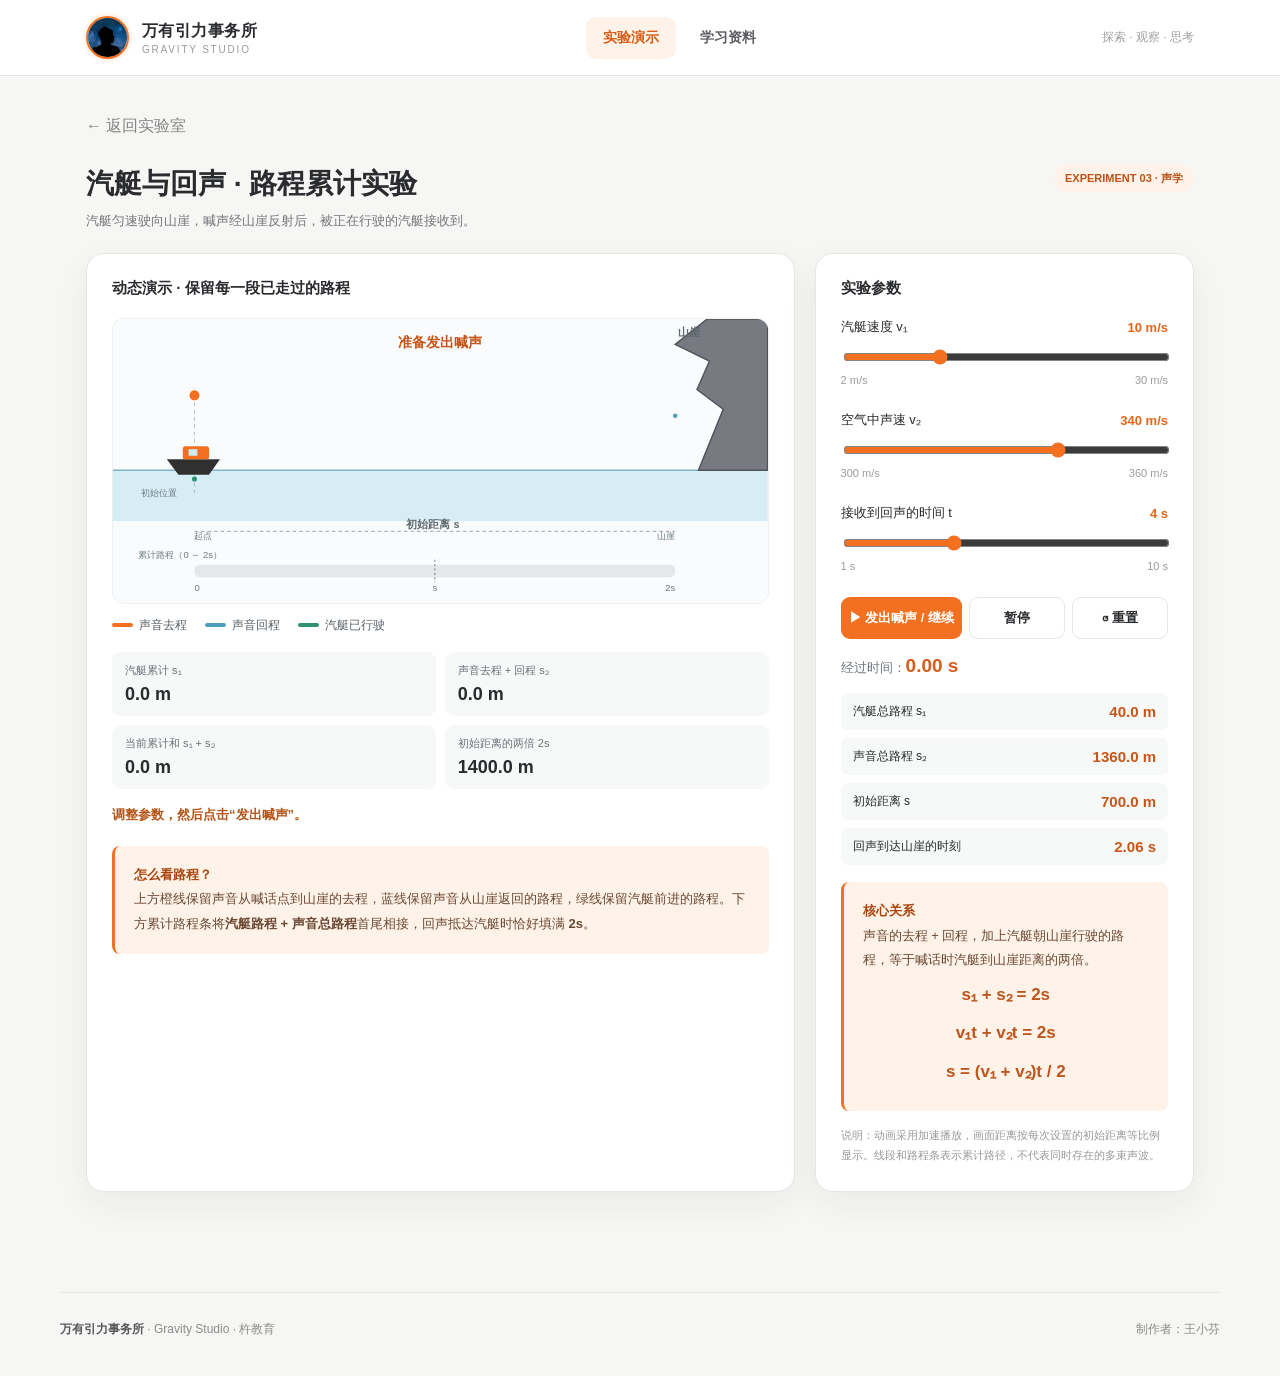
<file: experiments/echo.html>
<!DOCTYPE html>
<html lang="zh-CN">
<head>
<meta charset="utf-8" />
<meta name="viewport" content="width=device-width,initial-scale=1,viewport-fit=cover" />
<meta name="theme-color" content="#28292c" />
<meta name="description" content="万有引力事务所：汽艇与回声动态路程实验" />
<title>汽艇与回声实验 | 万有引力事务所</title>
<link rel="icon" type="image/png" href="../assets/avatar.png" />
<link rel="stylesheet" href="../css/site.css" />
<link rel="stylesheet" href="echo.css" />
<script defer src="echo.js"></script>
</head>
<body>
<header class="topbar"><div class="shell top-inner">
<a aria-label="万有引力事务所首页" class="logo" href="../index.html"><img class="logo-mark" src="../assets/avatar.png" alt="万有引力事务所头像" /><span>万有引力事务所<small>GRAVITY STUDIO</small></span></a>
<nav aria-label="网站导航" class="nav"><a class="active" href="../index.html#home">实验演示</a><a href="../index.html#materials">学习资料</a></nav><span class="top-note">探索 · 观察 · 思考</span>
</div></header>
<main class="shell">
<section class="section lab-page">
<a href="../index.html#home" class="back">← 返回实验室</a>
<div class="lab-heading"><div><h2>汽艇与回声 · 路程累计实验</h2><p>汽艇匀速驶向山崖，喊声经山崖反射后，被正在行驶的汽艇接收到。</p></div><span class="pill">EXPERIMENT 03 · 声学</span></div>
<div class="lab-grid echo-layout">
<section class="panel" aria-label="动态演示">
<div class="panel-title">动态演示 · 保留每一段已走过的路程</div>
<svg id="echoSvg" class="graph" viewBox="0 0 900 390" role="img" aria-label="上方显示声音去程回程与汽艇路线，下方以累计长度条证明路程和等于初始距离两倍">
<defs><marker id="echoArrow" viewBox="0 0 10 10" refX="9" refY="5" markerWidth="6" markerHeight="6" orient="auto-start-reverse"><path d="M0 0L10 5L0 10Z" fill="#f37021" /></marker></defs>
<rect width="900" height="390" fill="#f9fbfc" />
<rect y="208" width="900" height="70" fill="#d7edf6" />
<path d="M0 208H900" stroke="#7cb4c9" stroke-width="2" />
<!-- 山崖 -->
<path d="M773 35L820 58 803 97 839 124 805 208H900V0H817Z" fill="#777b81" stroke="#50535a" stroke-width="2"/>
<text x="777" y="24" class="echo-svg-label">山崖</text>
<line x1="112" y1="95" x2="112" y2="239" stroke="#9baab1" stroke-dasharray="5 5"/>
<text x="38" y="244" class="echo-svg-small">初始位置</text>
<!-- 声音去程：始终保留 -->
<line id="outgoingTrail" x1="112" y1="105" x2="112" y2="105" stroke="#f37021" stroke-width="6" stroke-linecap="round"/>
<!-- 声音回程：到达山崖之后保留 -->
<line id="returnTrail" x1="773" y1="133" x2="773" y2="133" stroke="#4b9dbb" stroke-width="6" stroke-linecap="round"/>
<!-- 汽艇走过的路径：一直保留 -->
<line id="boatTrail" x1="112" y1="220" x2="112" y2="220" stroke="#319273" stroke-width="7" stroke-linecap="round"/>
<g id="boat" transform="translate(112,0)">
<path d="M-38 193H35L20 214H-22Z" fill="#303030"/>
<rect x="-16" y="175" width="36" height="18" rx="3" fill="#f37021"/>
<rect x="-8" y="179" width="12" height="9" fill="#d1ecf5"/>
</g>
<!-- 波前点：到达山崖后反向 -->
<circle id="soundDot" cx="112" cy="105" r="8" fill="#f37021" stroke="white" stroke-width="2"/>
<text id="stageText" x="450" y="38" text-anchor="middle" fill="#c55516" font-size="19" font-weight="700">准备发出喊声</text>
<text x="112" y="303" class="echo-svg-small">起点</text>
<text x="773" y="303" text-anchor="end" class="echo-svg-small">山崖</text>
<line x1="112" y1="292" x2="773" y2="292" stroke="#888" stroke-dasharray="5 4" />
<text x="440" y="287" text-anchor="middle" class="echo-svg-label">初始距离 s</text>
<!-- 累计路程条：总长度 = 2s，橙蓝之和为声音路程，绿色为汽艇路程 -->
<text x="35" y="328" class="echo-svg-small">累计路程（0 ～ 2s）</text>
<rect x="112" y="338" width="661" height="17" rx="7" fill="#e5e8ea"/>
<rect id="boatBar" x="112" y="338" width="0" height="17" rx="5" fill="#319273" />
<rect id="soundBar" x="112" y="338" width="0" height="17" rx="5" fill="#f37021" />
<line x1="442.5" y1="331" x2="442.5" y2="362" stroke="#50565d" stroke-dasharray="3 3"/>
<text x="112" y="374" class="echo-svg-small">0</text>
<text x="442.5" y="374" text-anchor="middle" class="echo-svg-small">s</text>
<text x="773" y="374" text-anchor="end" class="echo-svg-small">2s</text>
</svg>
<div class="echo-legend">
<span><i style="background:#f37021"></i>声音去程</span>
<span><i style="background:#4b9dbb"></i>声音回程</span>
<span><i style="background:#319273"></i>汽艇已行驶</span>
</div>
<div class="echo-stats">
<div class="echo-stat"><span>汽艇累计 s₁</span><strong id="boatDistanceNow">0.0 m</strong></div>
<div class="echo-stat"><span>声音去程 + 回程 s₂</span><strong id="soundDistanceNow">0.0 m</strong></div>
<div class="echo-stat"><span>当前累计和 s₁ + s₂</span><strong id="sumNow">0.0 m</strong></div>
<div class="echo-stat"><span>初始距离的两倍 2s</span><strong id="doubleInitial">0.0 m</strong></div>
</div>
<div class="echo-status" id="echoStatus" aria-live="polite">调整参数，然后点击“发出喊声”。</div>
<div class="theory"><b>怎么看路程？</b><br/>上方橙线保留声音从喊话点到山崖的去程，蓝线保留声音从山崖返回的路程，绿线保留汽艇前进的路程。下方累计路程条将<strong>汽艇路程 + 声音总路程</strong>首尾相接，回声抵达汽艇时恰好填满 <strong>2s</strong>。</div>
</section>
<section class="panel" aria-label="参数和计算">
<div class="panel-title">实验参数</div>
<div class="control-row"><div class="control-top"><label for="boatSpeed">汽艇速度 v₁</label><b id="boatSpeedLabel">10 m/s</b></div><input id="boatSpeed" type="range" min="2" max="30" step="1" value="10" /><div class="range-end"><span>2 m/s</span><span>30 m/s</span></div></div>
<div class="control-row"><div class="control-top"><label for="soundSpeed">空气中声速 v₂</label><b id="soundSpeedLabel">340 m/s</b></div><input id="soundSpeed" type="range" min="300" max="360" step="5" value="340" /><div class="range-end"><span>300 m/s</span><span>360 m/s</span></div></div>
<div class="control-row"><div class="control-top"><label for="echoTime">接收到回声的时间 t</label><b id="echoTimeLabel">4 s</b></div><input id="echoTime" type="range" min="1" max="10" step="0.5" value="4" /><div class="range-end"><span>1 s</span><span>10 s</span></div></div>
<div class="echo-buttons"><button id="echoPlay" class="primary" type="button">▶ 发出喊声 / 继续</button><button id="echoPause" class="soft-btn" type="button">暂停</button><button id="echoReset" class="soft-btn" type="button">↺ 重置</button></div>
<div class="echo-clock">经过时间：<strong id="elapsedTime">0.00 s</strong></div>
<div class="echo-values">
<div><span>汽艇总路程 s₁</span><b id="boatTotal">40.0 m</b></div>
<div><span>声音总路程 s₂</span><b id="soundTotal">1360.0 m</b></div>
<div><span>初始距离 s</span><b id="initialDistance">700.0 m</b></div>
<div><span>回声到达山崖的时刻</span><b id="hitTime">2.06 s</b></div>
</div>
<div class="theory"><b>核心关系</b><br/>声音的去程 + 回程，加上汽艇朝山崖行驶的路程，等于喊话时汽艇到山崖距离的两倍。<div class="echo-formula">s₁ + s₂ = 2s</div><div class="echo-formula">v₁t + v₂t = 2s</div><div class="echo-formula">s = (v₁ + v₂)t / 2</div></div>
<div class="mini-info">说明：动画采用加速播放，画面距离按每次设置的初始距离等比例显示。线段和路程条表示累计路径，不代表同时存在的多束声波。</div>
</section>
</div>
</section>
</main>
<footer class="shell footer"><span><strong>万有引力事务所</strong> · Gravity Studio · 杵教育</span><span>制作者：王小芬</span></footer>
</body>
</html>
</file>
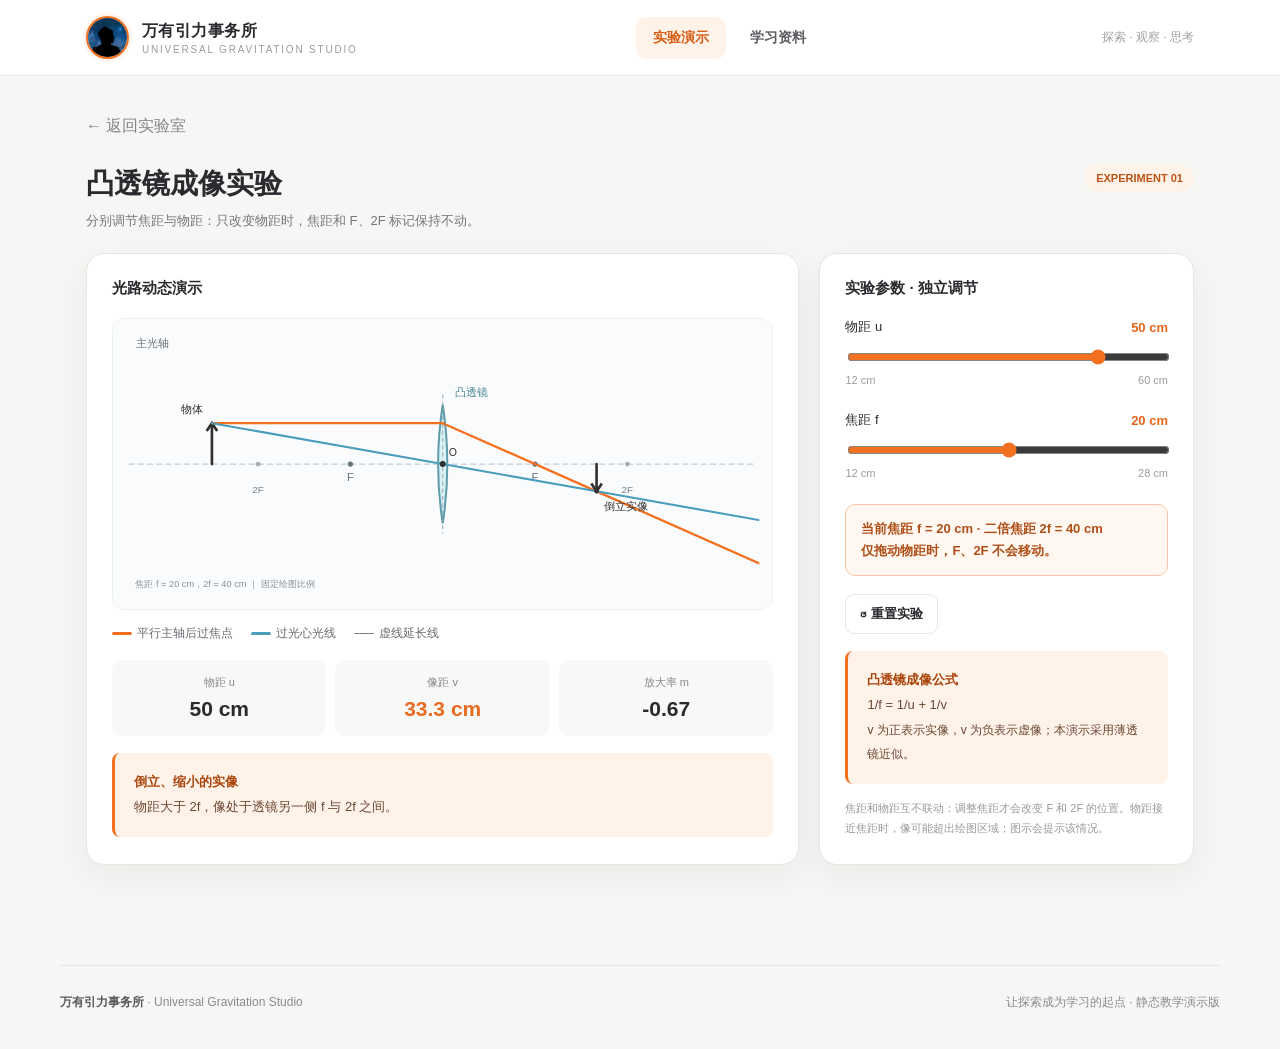
<file: experiments/lens.html>
<!DOCTYPE html>

<html lang="zh-CN">
<head>
<meta charset="utf-8"/>
<meta content="width=device-width,initial-scale=1,viewport-fit=cover" name="viewport"/>
<meta content="#28292c" name="theme-color"/>
<meta content="万有引力事务所：初中物理互动实验与学习资料库。" name="description"/>
<title>凸透镜成像实验 | 万有引力事务所</title>
<link href="../assets/avatar.png" rel="icon" type="image/png"/>
<link href="../css/site.css" rel="stylesheet"/>
</head>
<body>
<header class="topbar"><div class="shell top-inner"><a aria-label="万有引力事务所首页" class="logo" href="../index.html"><img alt="万有引力事务所头像" class="logo-mark" src="../assets/avatar.png"/><span>万有引力事务所<small>UNIVERSAL GRAVITATION STUDIO</small></span></a><nav aria-label="网站导航" class="nav"><a class="active" href="../index.html#home" id="navHome" type="button">实验演示</a><a class="" href="../index.html#materials" id="navMaterials" type="button">学习资料</a></nav><span class="top-note">探索 · 观察 · 思考</span></div></header>
<main class="shell">
<section class="section lab-page" id="lensPage"><a class="back" href="../index.html#home" type="button">← 返回实验室</a><div class="lab-heading"><div><h2>凸透镜成像实验</h2><p>分别调节焦距与物距：只改变物距时，焦距和 F、2F 标记保持不动。</p></div><span class="pill">EXPERIMENT 01</span></div><div class="lab-grid"><div class="panel"><div class="panel-title">光路动态演示</div><svg aria-label="凸透镜成像动态光路图" class="graph" id="lensSvg" role="img" viewBox="0 0 1000 440"><g id="lensDiagram"></g></svg><div class="legend"><span><i style="background:#f37021"></i>平行主轴后过焦点</span><span><i style="background:#4b9dbb"></i>过光心光线</span><span><i style="background:#a4a4a4;border-top:1px dashed #777;height:0"></i>虚线延长线</span></div><div class="lab-readout"><div class="metric"><span>物距 u</span><strong id="uRead">50 cm</strong></div><div class="metric"><span>像距 v</span><strong class="orange" id="vRead">33.3 cm</strong></div><div class="metric"><span>放大率 m</span><strong id="mRead">−0.67</strong></div></div><div class="theory"><b id="lensResult">倒立、缩小的实像</b><br/><span id="lensDesc">默认焦距为 20 cm。单独调节物距时，焦点保持不动。</span></div></div><div class="panel"><div class="panel-title">实验参数 · 独立调节</div><div class="control-row"><div class="control-top"><label for="uSlider">物距 u</label><b id="uLabel">50 cm</b></div><input id="uSlider" max="60" min="12" step="1" type="range" value="50"/><div class="range-end"><span>12 cm</span><span>60 cm</span></div></div><div class="control-row"><div class="control-top"><label for="fSlider">焦距 f</label><b id="fLabel">20 cm</b></div><input id="fSlider" max="28" min="12" step="1" type="range" value="20"/><div class="range-end"><span>12 cm</span><span>28 cm</span></div></div><div class="fixed-focus" id="focusReadout">当前焦距 f = 20 cm · 二倍焦距 2f = 40 cm<br/>仅拖动物距时，F、2F 不会移动。</div><button class="soft-btn" id="resetLens" type="button">↺ 重置实验</button><div class="theory"><b>凸透镜成像公式</b><br/>1/f = 1/u + 1/v<br/><span style="font-size:12px">v 为正表示实像，v 为负表示虚像；本演示采用薄透镜近似。</span></div><div class="mini-info">焦距和物距互不联动：调整焦距才会改变 F 和 2F 的位置。物距接近焦距时，像可能超出绘图区域；图示会提示该情况。</div></div></div></section>
</main>
<footer class="shell footer"><span><strong>万有引力事务所</strong> · Universal Gravitation Studio</span><span>让探索成为学习的起点 · 静态教学演示版 </span></footer>
<script defer="" src="../experiments/lens.js"></script>
</body>
</html>
</file>
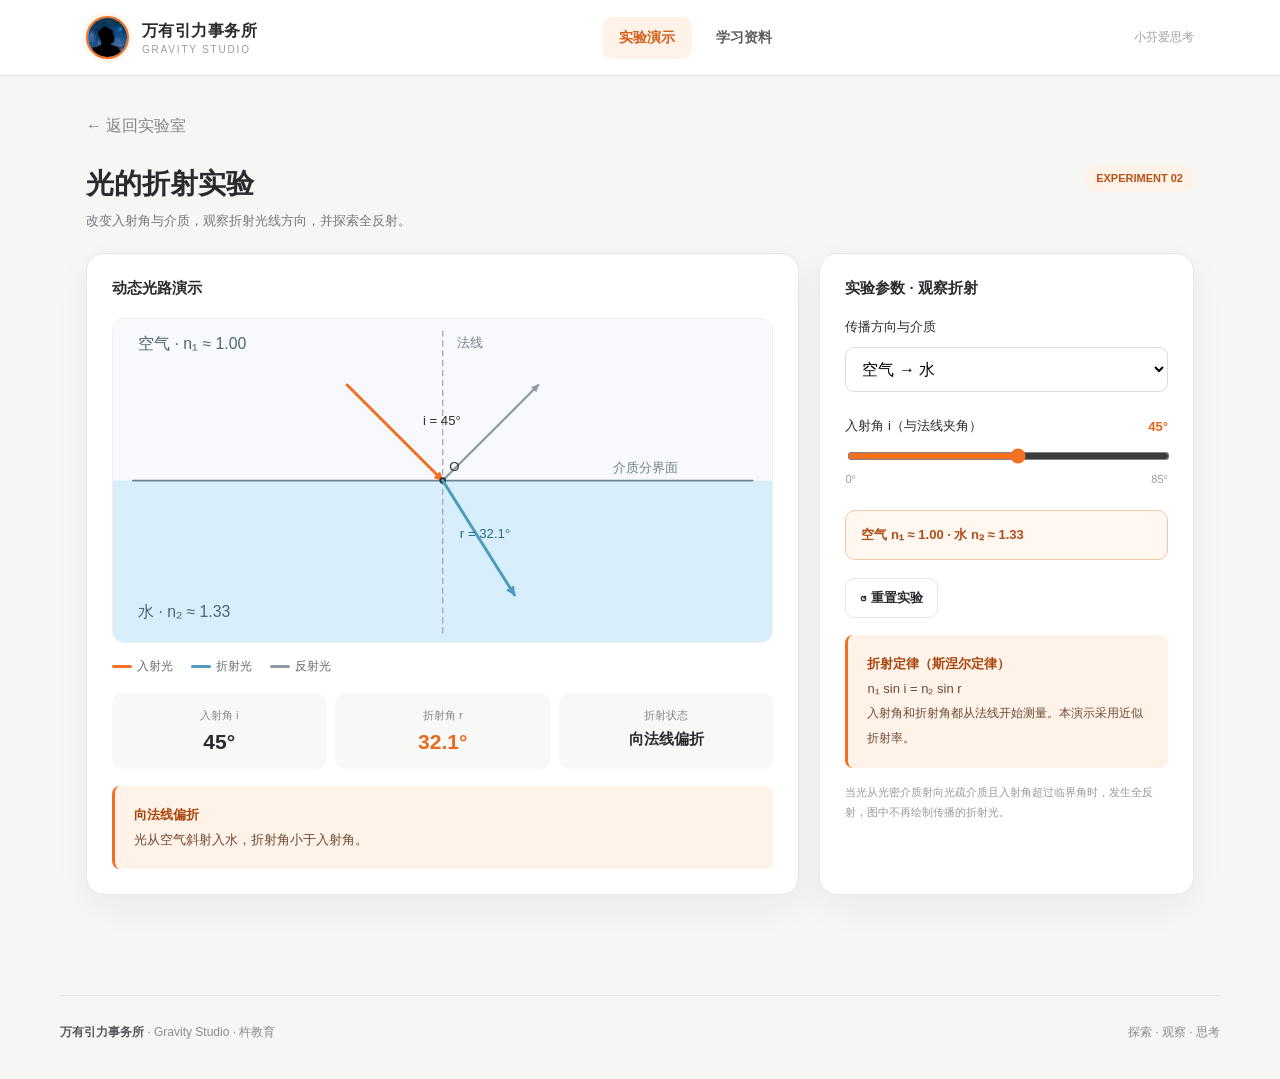
<file: experiments/refraction.html>
<!DOCTYPE html>
<html lang="zh-CN">
<head>
  <meta charset="utf-8"/>
  <meta name="viewport" content="width=device-width,initial-scale=1,viewport-fit=cover"/>
  <meta name="theme-color" content="#28292c"/>
  <title>光的折射实验 | 万有引力事务所</title>
  <link rel="icon" href="../assets/avatar.png" type="image/png"/>
  <link rel="stylesheet" href="../css/site.css"/>
</head>
<body>
<header class="topbar"><div class="shell top-inner"><a aria-label="万有引力事务所首页" class="logo" href="../index.html"><img class="logo-mark" src="../assets/avatar.png" alt="万有引力事务所头像"/><span>万有引力事务所<small>GRAVITY STUDIO</small></span></a><nav class="nav" aria-label="网站导航"><a class="active" href="../index.html#home">实验演示</a><a href="../index.html#materials">学习资料</a></nav><span class="top-note">小芬爱思考</span></div></header>
<main class="shell"><section class="section lab-page"><a class="back" href="../index.html#home">← 返回实验室</a>
<div class="lab-heading"><div><h2>光的折射实验</h2><p>改变入射角与介质，观察折射光线方向，并探索全反射。</p></div><span class="pill">EXPERIMENT 02</span></div>
<div class="lab-grid">
  <div class="panel">
    <div class="panel-title">动态光路演示</div>
    <svg id="refractionSvg" class="graph" viewBox="0 0 1000 490" role="img" aria-label="入射、反射和折射光路动态图"><g id="refractionDiagram"></g></svg>
    <div class="legend"><span><i style="background:#f37021"></i>入射光</span><span><i style="background:#4b9dbb"></i>折射光</span><span><i style="background:#8e9aa7"></i>反射光</span></div>
    <div class="lab-readout"><div class="metric"><span>入射角 i</span><strong id="iRead">45°</strong></div><div class="metric"><span>折射角 r</span><strong class="orange" id="rRead">32.1°</strong></div><div class="metric"><span>折射状态</span><strong id="stateRead" style="font-size:15px">向法线偏折</strong></div></div>
    <div class="theory"><b id="refractionResult">折射光线向法线偏折</b><br/><span id="refractionDesc">光由空气斜射入水，折射角小于入射角。</span></div>
  </div>
  <div class="panel">
    <div class="panel-title">实验参数 · 观察折射</div>
    <div class="control-row"><div class="control-top"><label for="mediumPair">传播方向与介质</label></div>
      <select class="select" id="mediumPair">
        <option value="air-water">空气 → 水</option>
        <option value="air-glass">空气 → 玻璃</option>
        <option value="water-air">水 → 空气</option>
        <option value="glass-air">玻璃 → 空气</option>
      </select>
    </div>
    <div class="control-row"><div class="control-top"><label for="incidenceSlider">入射角 i（与法线夹角）</label><b id="incidenceLabel">45°</b></div>
      <input id="incidenceSlider" type="range" min="0" max="85" value="45" step="1"/>
      <div class="range-end"><span>0°</span><span>85°</span></div>
    </div>
    <div class="fixed-focus" id="indicesReadout">第一介质 n₁ ≈ 1.00 · 第二介质 n₂ ≈ 1.33</div>
    <button id="resetRefraction" type="button" class="soft-btn">↺ 重置实验</button>
    <div class="theory"><b>折射定律（斯涅尔定律）</b><br/>n₁ sin i = n₂ sin r<br/><span style="font-size:12px">入射角和折射角都从法线开始测量。本演示采用近似折射率。</span></div>
    <div class="mini-info">当光从光密介质射向光疏介质且入射角超过临界角时，发生全反射，图中不再绘制传播的折射光。</div>
  </div>
</div></section></main>
<footer class="shell footer"><span><strong>万有引力事务所</strong> · Gravity Studio · 杵教育</span><span>探索 · 观察 · 思考</span></footer>
<script defer src="refraction.js"></script>
</body>
</html>
</file>
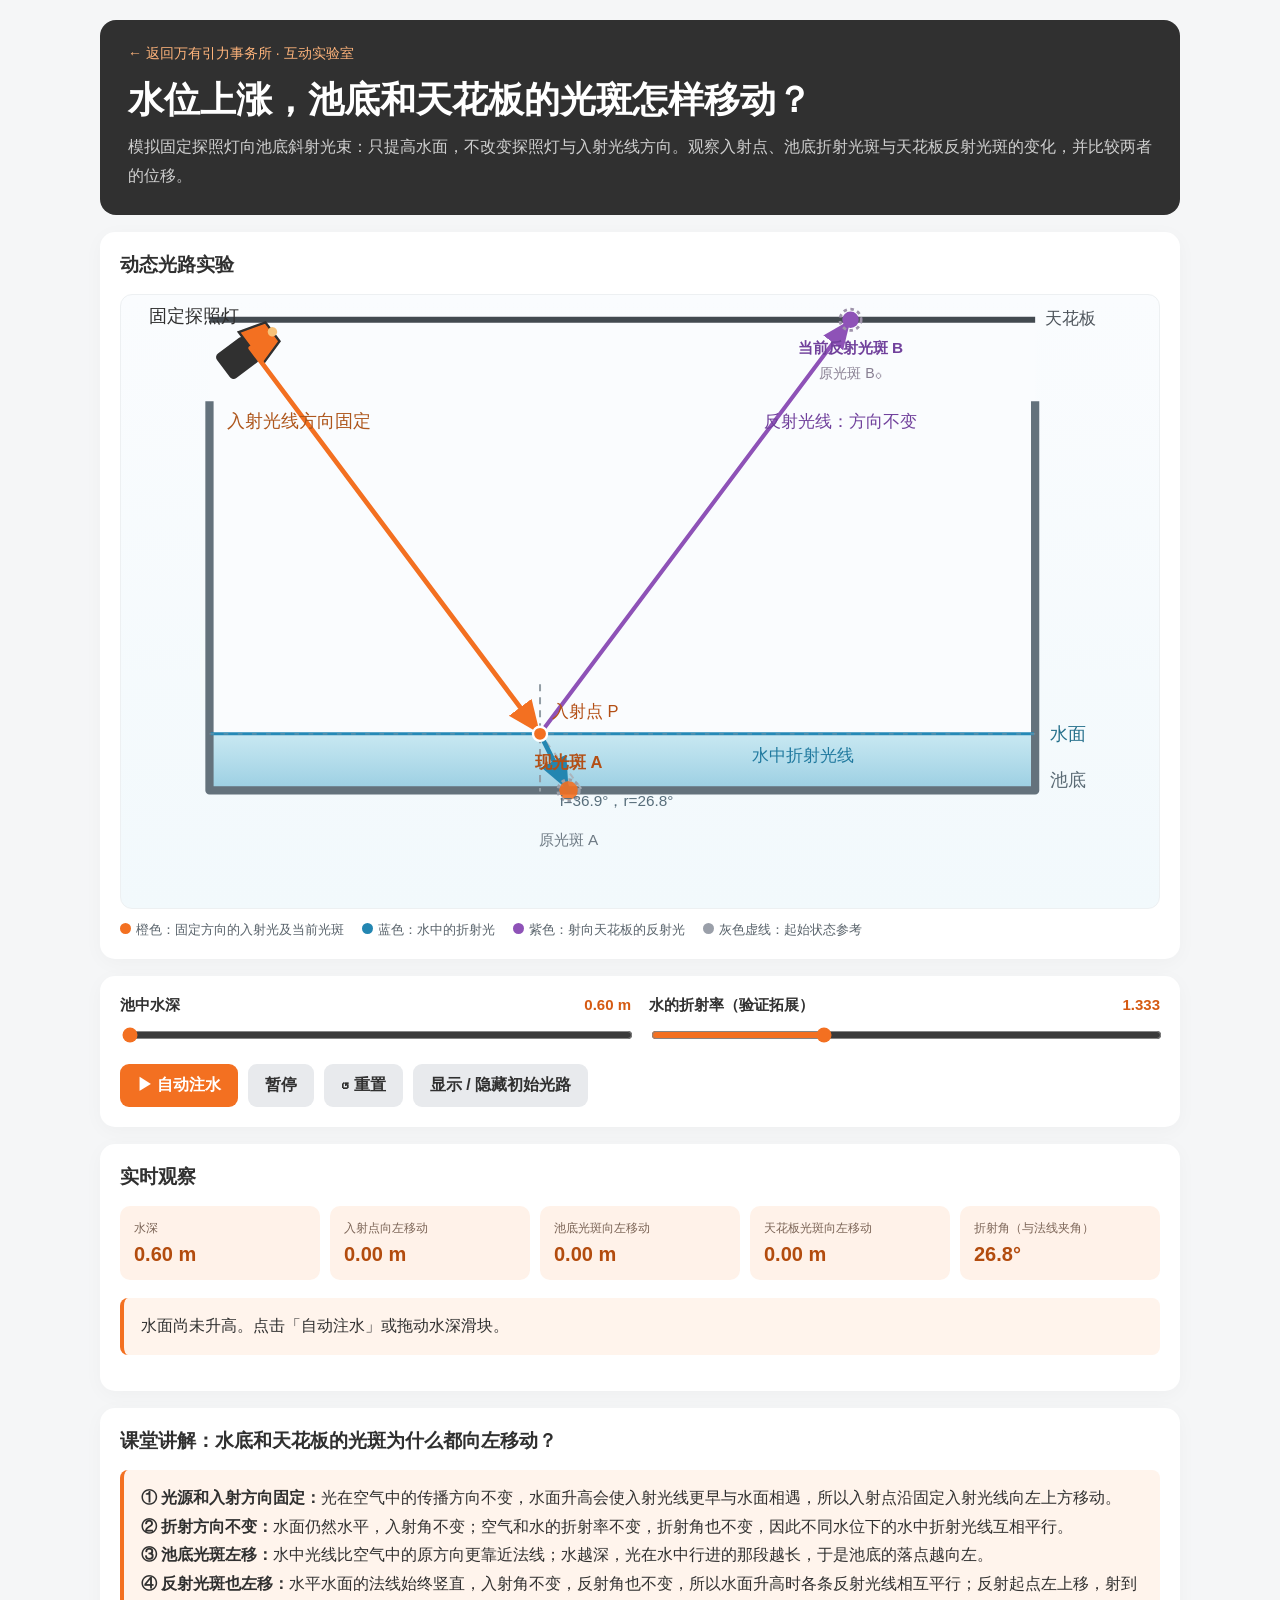
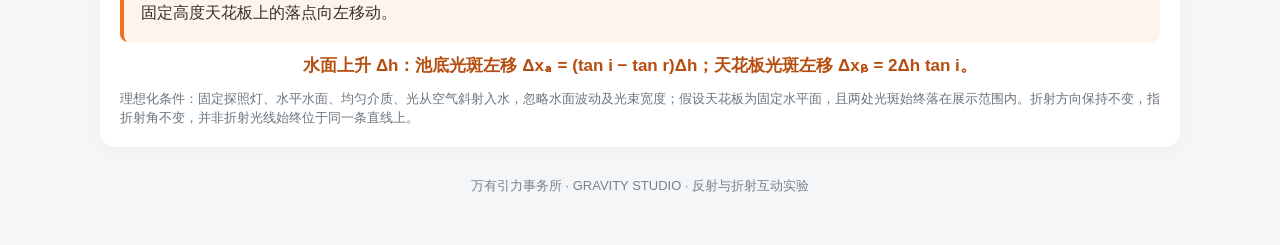
<file: experiments/water-spot.html>
<!doctype html>
<html lang="zh-CN">
<head>
<meta charset="utf-8"><meta name="viewport" content="width=device-width,initial-scale=1">
<title>水位上涨：池底与天花板双光斑｜万有引力事务所</title>
<style>
:root{--orange:#f37021;--gray:#303030;--blue:#2386b1;--bg:#f5f6f7}*{box-sizing:border-box}body{margin:0;background:var(--bg);color:var(--gray);font-family:-apple-system,BlinkMacSystemFont,"PingFang SC","Microsoft YaHei",sans-serif}main{max-width:1120px;margin:auto;padding:20px}header{background:var(--gray);color:white;padding:24px 28px;border-radius:16px}header a{color:#ffb47b;text-decoration:none;font-size:14px}header h1{margin:13px 0 8px;font-size:clamp(24px,4vw,36px)}header p{color:#d0d0d0;line-height:1.8;margin:0}.card{background:white;border-radius:15px;margin-top:17px;padding:20px;box-shadow:0 4px 20px #00000008}h2{font-size:19px;margin:0 0 16px}#scene{width:100%;height:auto;display:block;border:1px solid #edf0f2;border-radius:12px;background:linear-gradient(180deg,#fafcfe,#f2f9fc)}.legend{display:flex;gap:18px;flex-wrap:wrap;font-size:13px;color:#59636b;margin:12px 0 0}.dot{width:11px;height:11px;border-radius:50%;display:inline-block;margin-right:5px}.controls{display:grid;grid-template-columns:1fr 1fr;gap:18px}.control label{display:flex;justify-content:space-between;gap:8px;font-size:15px;font-weight:600;margin-bottom:10px}.control strong{color:#d55a12}input[type=range]{width:100%;accent-color:var(--orange)}.buttons{display:flex;gap:10px;flex-wrap:wrap}button{font:inherit;border:0;border-radius:9px;padding:11px 17px;cursor:pointer;background:#e8eaed;color:var(--gray);font-weight:600}button.primary{background:var(--orange);color:white}button:focus-visible{outline:3px solid #397fa9;outline-offset:3px}.stats{display:grid;grid-template-columns:repeat(auto-fit,minmax(150px,1fr));gap:10px}.stat{background:#fff2e9;border-radius:10px;padding:14px}.stat span{display:block;color:#7b6456;font-size:12px}.stat strong{display:block;font-size:20px;margin-top:6px;color:#b34c0e}.insight{background:#fff4ec;border-left:4px solid var(--orange);padding:14px 17px;line-height:1.8;border-radius:8px}.formula{font-weight:700;font-size:17px;margin:12px 0;text-align:center;color:#b64e0f}small{color:#69757e}footer{text-align:center;padding:30px 0;color:#78838a;font-size:13px}@media(max-width:650px){main{padding:10px}.card{padding:13px}header{padding:20px}.controls{grid-template-columns:1fr}.stats{grid-template-columns:repeat(2,1fr)}.stat strong{font-size:17px}.legend{gap:10px}}
</style>
</head>
<body><main>
<header><a href="../index.html">← 返回万有引力事务所 · 互动实验室</a><h1>水位上涨，池底和天花板的光斑怎样移动？</h1><p>模拟固定探照灯向池底斜射光束：只提高水面，不改变探照灯与入射光线方向。观察入射点、池底折射光斑与天花板反射光斑的变化，并比较两者的位移。</p></header>
<section class="card"><h2>动态光路实验</h2>
<svg id="scene" viewBox="0 0 880 520" role="img" aria-label="水面升高后，反射光斑与折射光斑均向左移动的光路图">
<defs><marker id="arrO" markerWidth="8" markerHeight="8" refX="7" refY="3" orient="auto"><path d="M0 0L7 3L0 6Z" fill="#f37021"/></marker><marker id="arrR" markerWidth="8" markerHeight="8" refX="7" refY="3" orient="auto"><path d="M0 0L7 3L0 6Z" fill="#8e52b7"/></marker><marker id="arrB" markerWidth="8" markerHeight="8" refX="7" refY="3" orient="auto"><path d="M0 0L7 3L0 6Z" fill="#2386b1"/></marker><linearGradient id="water" x1="0" x2="0" y1="0" y2="1"><stop stop-color="#adddeb" stop-opacity=".65"/><stop offset="1" stop-color="#7abfd9" stop-opacity=".75"/></linearGradient></defs>
<rect x="75" y="21" width="700" height="399" rx="8" fill="#fafcfe"/>
<!-- 水池上方的天花板 -->
<line x1="75" y1="21" x2="775" y2="21" stroke="#434a50" stroke-width="5"/>
<text x="783" y="25" font-size="14" fill="#4c535a">天花板</text>
<rect id="waterFill" x="75" y="372" width="700" height="48" fill="url(#water)"/>
<path d="M75 90V420H775V90" stroke="#64727c" stroke-width="7" stroke-linejoin="round" fill="none"/>
<line id="waterLine" x1="76" x2="774" y1="372" y2="372" stroke="#2589b6" stroke-width="2.5"/>
<text id="waterText" x="788" y="376" font-size="15" fill="#246f8b">水面</text>
<text x="788" y="416" font-size="15" fill="#5b6b75">池底</text>
<!-- 固定的灯与入射方向提示 -->
<g transform="translate(110,45) rotate(-36.87)"><rect x="-29" y="-13" width="30" height="26" rx="4" fill="#303030"/><path d="M0-17L23-10V10L0 17Z" fill="#f37021" stroke="#303030" stroke-width="2"/><circle cx="23" cy="0" r="4" fill="#f7c279"/></g>
<text x="24" y="23" font-size="15" fill="#303030">固定探照灯</text>
<!-- 不考虑折射时光沿原方向延伸的参考 -->
<path id="straightGuide" d="" fill="none" stroke="#abb4bc" stroke-dasharray="5 6" stroke-width="1.6"/>
<path id="oldRay" d="" fill="none" stroke="#9a9fa9" stroke-width="2" stroke-dasharray="6 5"/>
<path id="oldReflection" d="" fill="none" stroke="#a9a0b4" stroke-width="2" stroke-dasharray="5 5"/>
<line id="oldSurface" x1="75" x2="775" y1="372" y2="372" stroke="#8797a2" stroke-dasharray="4 8" stroke-width="1" opacity=".65"/>
<path id="incident" d="" fill="none" stroke="#f37021" stroke-width="4" stroke-linecap="round" marker-end="url(#arrO)"/>
<path id="refracted" d="" fill="none" stroke="#2386b1" stroke-width="4" stroke-linecap="round" marker-end="url(#arrB)"/>
<path id="reflected" d="" fill="none" stroke="#8e52b7" stroke-width="3.5" stroke-linecap="round" marker-end="url(#arrR)"/>
<line id="normal" x1="0" x2="0" y1="0" y2="0" stroke="#929da5" stroke-width="1.7" stroke-dasharray="6 5"/>
<circle id="entry" cx="0" cy="0" r="6" fill="#f37021" stroke="white" stroke-width="2"/>
<circle id="spot" cx="0" cy="420" r="8" fill="#f37021" opacity=".9"/>
<circle id="originalSpot" cx="0" cy="420" r="9" stroke="#9a9fa9" stroke-dasharray="3 3" stroke-width="2.5" fill="none"/>
<!-- 天花板反射光斑：实心紫色为当前，虚线轮廓为初始 -->
<circle id="ceilingSpot" cx="0" cy="21" r="7" fill="#8e52b7"/>
<circle id="originalCeilingSpot" cx="0" cy="21" r="9" fill="none" stroke="#9e93aa" stroke-width="2.3" stroke-dasharray="3 3"/>
<text id="ceilingSpotLabel" x="0" y="49" font-size="13" fill="#71419c" text-anchor="middle" font-weight="bold">当前反射光斑 B</text>
<text id="originalCeilingLabel" x="0" y="70" font-size="12" fill="#877e91" text-anchor="middle">原光斑 B₀</text>
<line id="spotShiftLine" x1="0" x2="0" y1="443" y2="443" stroke="#f37021" stroke-width="3"/>
<text id="spotLabel" x="0" y="399" text-anchor="middle" fill="#b34f15" font-size="14" font-weight="bold">现光斑 A</text>
<text id="originalLabel" x="0" y="466" text-anchor="middle" fill="#6d7983" font-size="13">原光斑 A</text>
<text id="entryLabel" x="0" y="0" font-size="14" fill="#b34f15">入射点 P</text>
<text id="angleLabel" x="0" y="0" font-size="13" fill="#586e7b">i = 36.9° ｜ r = 26.7°</text>
<text x="90" y="112" fill="#ae571d" font-size="15">入射光线方向固定</text>
<text x="545" y="112" fill="#71419c" font-size="14">反射光线：方向不变</text>
<text x="535" y="395" fill="#217a9f" font-size="14">水中折射光线</text>
</svg>
<div class="legend"><span><i class="dot" style="background:#f37021"></i>橙色：固定方向的入射光及当前光斑</span><span><i class="dot" style="background:#2386b1"></i>蓝色：水中的折射光</span><span><i class="dot" style="background:#8e52b7"></i>紫色：射向天花板的反射光</span><span><i class="dot" style="background:#9a9fa9"></i>灰色虚线：起始状态参考</span></div>
</section>
<section class="card"><div class="controls"><div class="control"><label for="level">池中水深 <strong id="levelValue">0.60 m</strong></label><input id="level" type="range" min="0.6" max="2.8" value="0.6" step="0.02"></div><div class="control"><label for="index">水的折射率（验证拓展）<strong id="indexValue">1.333</strong></label><input id="index" type="range" min="1.20" max="1.60" value="1.333" step="0.001"></div></div><div class="buttons" style="margin-top:17px"><button class="primary" id="play">▶ 自动注水</button><button id="pause">暂停</button><button id="reset">↺ 重置</button><button id="toggleOriginal" aria-pressed="true">显示 / 隐藏初始光路</button></div></section>
<section class="card"><h2>实时观察</h2><div class="stats"><div class="stat"><span>水深</span><strong id="statH">0.60 m</strong></div><div class="stat"><span>入射点向左移动</span><strong id="statP">0.00 m</strong></div><div class="stat"><span>池底光斑向左移动</span><strong id="statA">0.00 m</strong></div><div class="stat"><span>天花板光斑向左移动</span><strong id="statB">0.00 m</strong></div><div class="stat"><span>折射角（与法线夹角）</span><strong id="statR">26.7°</strong></div></div><p id="status" class="insight" aria-live="polite" style="margin-top:18px">水面尚未升高。点击「自动注水」或拖动水深滑块。</p></section>
<section class="card"><h2>课堂讲解：水底和天花板的光斑为什么都向左移动？</h2><div class="insight"><b>① 光源和入射方向固定：</b>光在空气中的传播方向不变，水面升高会使入射光线更早与水面相遇，所以入射点沿固定入射光线向左上方移动。<br><b>② 折射方向不变：</b>水面仍然水平，入射角不变；空气和水的折射率不变，折射角也不变，因此不同水位下的水中折射光线互相平行。<br><b>③ 池底光斑左移：</b>水中光线比空气中的原方向更靠近法线；水越深，光在水中行进的那段越长，于是池底的落点越向左。<br><b>④ 反射光斑也左移：</b>水平水面的法线始终竖直，入射角不变，反射角也不变，所以水面升高时各条反射光线相互平行；反射起点左上移，射到固定高度天花板上的落点向左移动。</div><p class="formula">水面上升 Δh：池底光斑左移 Δxₐ = (tan i − tan r)Δh；天花板光斑左移 Δxᵦ = 2Δh tan i。</p><small>理想化条件：固定探照灯、水平水面、均匀介质、光从空气斜射入水，忽略水面波动及光束宽度；假设天花板为固定水平面，且两处光斑始终落在展示范围内。折射方向保持不变，指折射角不变，并非折射光线始终位于同一条直线上。</small></section>
<footer>万有引力事务所 · GRAVITY STUDIO · 反射与折射互动实验</footer></main>
<script>
(()=>{'use strict';
const $=id=>document.getElementById(id);const x0=110,y0=45,bottom=420,ceiling=21,pxPerMeter=80,baseH=0.6;
const tanI=0.75;const i=Math.atan(tanI);let running=false,raf=null,last=null,showOriginal=true;
function geo(h,n){const sy=bottom-pxPerMeter*h,entryX=x0+(sy-y0)*tanI;const r=Math.asin(Math.sin(i)/n);const tanR=Math.tan(r);const floorX=entryX+(bottom-sy)*tanR;const ceilingX=entryX+(sy-ceiling)*tanI;return {sy,entryX,floorX,ceilingX,r,tanR};}
function attr(id,vals){for(const [k,v] of Object.entries(vals))$(id).setAttribute(k,v)}
function update(){const h=Number($('level').value),n=Number($('index').value),g=geo(h,n),g0=geo(baseH,n),shiftP=(g0.entryX-g.entryX)/pxPerMeter,shiftA=(g0.floorX-g.floorX)/pxPerMeter,shiftB=(g0.ceilingX-g.ceilingX)/pxPerMeter;
 $('levelValue').textContent=h.toFixed(2)+' m';$('indexValue').textContent=n.toFixed(3);
 attr('waterFill',{y:g.sy,height:bottom-g.sy});attr('waterLine',{y1:g.sy,y2:g.sy});attr('waterText',{y:g.sy+5});
 attr('incident',{d:`M ${x0} ${y0} L ${g.entryX} ${g.sy}`});attr('reflected',{d:`M ${g.entryX} ${g.sy} L ${g.ceilingX} ${ceiling}`});attr('refracted',{d:`M ${g.entryX} ${g.sy} L ${g.floorX} ${bottom}`});
 attr('straightGuide',{d:`M ${x0} ${y0} L ${x0+(bottom-y0)*tanI} ${bottom}`});
 attr('normal',{x1:g.entryX,y1:g.sy-42,x2:g.entryX,y2:g.sy+49});
 attr('entry',{cx:g.entryX,cy:g.sy});attr('spot',{cx:g.floorX,cy:bottom});attr('originalSpot',{cx:g0.floorX,cy:bottom});attr('ceilingSpot',{cx:g.ceilingX,cy:ceiling});attr('originalCeilingSpot',{cx:g0.ceilingX,cy:ceiling});attr('ceilingSpotLabel',{x:g.ceilingX,y:49});attr('originalCeilingLabel',{x:g0.ceilingX,y:70});
 attr('oldRay',{d:`M ${x0} ${y0} L ${g0.entryX} ${g0.sy} L ${g0.floorX} ${bottom}`});attr('oldReflection',{d:`M ${g0.entryX} ${g0.sy} L ${g0.ceilingX} ${ceiling}`});attr('oldSurface',{y1:g0.sy,y2:g0.sy});
 attr('entryLabel',{x:g.entryX+10,y:g.sy-14});attr('spotLabel',{x:g.floorX,y:bottom-19});attr('originalLabel',{x:g0.floorX,y:bottom+46});attr('angleLabel',{x:g.entryX+17,y:g.sy+61});
 $('angleLabel').textContent=`i=${(i*180/Math.PI).toFixed(1)}°，r=${(g.r*180/Math.PI).toFixed(1)}°`;
 attr('spotShiftLine',{x1:Math.min(g.floorX,g0.floorX),x2:Math.max(g.floorX,g0.floorX)});
 $('statH').textContent=h.toFixed(2)+' m';$('statP').textContent=shiftP.toFixed(2)+' m';$('statA').textContent=shiftA.toFixed(2)+' m';$('statB').textContent=shiftB.toFixed(2)+' m';$('statR').textContent=(g.r*180/Math.PI).toFixed(1)+'°';
 for(const id of ['oldRay','oldReflection','originalSpot','originalLabel','originalCeilingSpot','originalCeilingLabel','oldSurface','spotShiftLine'])$(id).style.display=showOriginal?'':'none';
 $('status').textContent=h<=baseH+0.001?'水面尚未升高。点击「自动注水」或拖动水深滑块。':`水面升高 ${(h-baseH).toFixed(2)} m；入射点左移 ${shiftP.toFixed(2)} m；池底光斑左移 ${shiftA.toFixed(2)} m；天花板反射光斑左移 ${shiftB.toFixed(2)} m。反射角与折射角均不变，两组光线各自平行。`;
 }
 function stop(){running=false;last=null;if(raf!==null){cancelAnimationFrame(raf);raf=null;}}
 function tick(t){if(!running)return;if(last!==null){let val=Number($('level').value)+(t-last)/1000*0.35;$('level').value=Math.min(2.8,val);update();if(val>=2.8){stop();return;}}last=t;raf=requestAnimationFrame(tick)}
 $('play').addEventListener('click',()=>{if(running)return;if(Number($('level').value)>=2.799)$('level').value=baseH;running=true;last=null;raf=requestAnimationFrame(tick)});
 $('pause').addEventListener('click',stop);$('reset').addEventListener('click',()=>{stop();$('level').value=baseH;$('index').value=1.333;showOriginal=true;update()});
 $('toggleOriginal').addEventListener('click',()=>{showOriginal=!showOriginal;$('toggleOriginal').setAttribute('aria-pressed',String(showOriginal));update()});
 for(const id of ['level','index'])$(id).addEventListener('input',()=>{stop();update()});update();
})();
</script></body></html>
</file>
<file: css/site.css>
:root{--orange:#f37021;--deep:#292b2e;--bg:#f6f6f4;--text:#292b2e;--muted:#74777b;--border:#e7e6e3;--card:#fff;--soft:#fff2e8;--shadow:0 12px 35px rgba(34,36,39,.055)}
*{box-sizing:border-box}html{scroll-behavior:smooth}body{margin:0;background:var(--bg);color:var(--text);font-family:-apple-system,BlinkMacSystemFont,"PingFang SC","Microsoft Yahei",sans-serif;-webkit-font-smoothing:antialiased}button,input,select{font:inherit}button{cursor:pointer}a{text-decoration:none;color:inherit}button:focus-visible,a:focus-visible,input:focus-visible,select:focus-visible{outline:3px solid #f9a66d;outline-offset:2px}
.shell{max-width:1160px;margin:auto;padding:0 26px}.topbar{background:#fff;border-bottom:1px solid var(--border);position:sticky;top:0;z-index:30}.top-inner{height:75px;display:flex;align-items:center;justify-content:space-between;gap:18px}.logo{display:flex;align-items:center;gap:13px;font-weight:800;letter-spacing:.03em;white-space:nowrap}.logo-mark{width:43px;height:43px;border-radius:50%;display:block;object-fit:cover;flex:none;border:2px solid var(--orange);box-shadow:0 0 0 3px #f3702114}.logo small{display:block;color:#9a9b9d;font-weight:500;font-size:10px;letter-spacing:.18em;margin-top:2px}.nav{display:flex;align-items:center;gap:7px}.nav button{border:0;background:transparent;padding:12px 17px;border-radius:10px;color:#5c5d61;font-size:14px;font-weight:600}.nav button.active,.nav button:hover{background:var(--soft);color:#d65d15}.top-note{font-size:12px;color:#a0a1a4}.hero{margin-top:31px;background:var(--deep);color:white;border-radius:23px;min-height:235px;display:flex;align-items:center;justify-content:space-between;padding:46px 57px;overflow:hidden;position:relative}.hero:after{content:"";position:absolute;border:1px solid #ffffff12;width:430px;height:430px;border-radius:50%;right:-60px;top:-150px}.eyebrow{color:#ffab76;font-weight:700;font-size:12px;letter-spacing:.2em}.hero h1{font-size:clamp(29px,4.4vw,49px);line-height:1.2;margin:16px 0 17px;letter-spacing:.035em}.hero p{color:#c7c7c7;font-size:14px;line-height:1.9;margin:0}.hero-art{flex:none;width:290px;height:180px;opacity:.95}.section{padding:40px 0 64px}.section-head{display:flex;justify-content:space-between;align-items:end;gap:16px;margin-bottom:21px}.section-head h2{font-size:25px;letter-spacing:.01em;margin:0 0 8px}.section-head p{font-size:13px;color:var(--muted);margin:0}.pill{display:inline-block;font-size:11px;line-height:1;padding:8px 11px;border-radius:25px;background:var(--soft);color:#b95317;font-weight:700}.cards{display:grid;grid-template-columns:repeat(2,minmax(0,1fr));gap:20px}.experiment-card{background:white;border:1px solid var(--border);border-radius:19px;overflow:hidden;box-shadow:var(--shadow)}.exp-graphic{height:205px;display:grid;place-items:center;overflow:hidden;position:relative}.exp-graphic.lens{background:linear-gradient(135deg,#eaf1f6,#f6fafb)}.exp-graphic.echo{background:linear-gradient(135deg,#f7eee4,#fdf8f0)}.exp-graphic svg{width:100%;height:100%}.exp-body{padding:24px 25px 26px}.exp-num{font-size:11px;color:#b56c3b;font-weight:700;letter-spacing:.12em}.exp-body h3{margin:11px 0 10px;font-size:21px}.exp-body p{min-height:45px;font-size:13px;line-height:1.8;color:var(--muted);margin:0 0 16px}.exp-bottom{display:flex;align-items:center;justify-content:space-between;gap:10px}.tags{display:flex;gap:6px;flex-wrap:wrap}.tags span{padding:6px 9px;background:#f5f5f4;border-radius:6px;color:#85878a;font-size:11px}.primary{border:0;background:var(--orange);color:white;font-size:13px;font-weight:700;padding:12px 17px;border-radius:9px;white-space:nowrap}.primary:hover{background:#dd5d13}.soft-btn{border:1px solid var(--border);background:white;color:var(--deep);padding:10px 14px;border-radius:9px;font-weight:600;font-size:13px}.soft-btn:hover{border-color:#f7b28a;color:#d65d15}.back{display:inline-flex;align-items:center;gap:7px;background:none;border:0;padding:5px 0;color:#858585;margin-bottom:23px}.lab-heading{display:flex;align-items:start;justify-content:space-between;gap:10px;margin-bottom:23px}.lab-heading h2{font-size:28px;margin:0 0 9px}.lab-heading p{font-size:13px;color:var(--muted);margin:0}.lab-grid{display:grid;grid-template-columns:minmax(0,1.6fr) minmax(280px,.84fr);gap:20px}.panel{background:#fff;border:1px solid var(--border);border-radius:18px;padding:25px;box-shadow:var(--shadow)}.panel-title{font-weight:800;font-size:15px;margin-bottom:20px}.graph{width:100%;height:auto;display:block;background:#fafbfc;border-radius:12px;border:1px solid #edf0f1}.lab-readout{display:grid;grid-template-columns:repeat(3,1fr);gap:9px;margin-top:18px}.metric{background:#f8f8f7;padding:15px 10px;border-radius:10px;text-align:center}.metric span{color:#85888a;font-size:11px;display:block}.metric strong{font-size:21px;display:block;margin-top:7px;white-space:nowrap}.metric strong.orange{color:#e76b20}.control-row{margin-bottom:25px}.control-top{display:flex;justify-content:space-between;font-size:13px;align-items:center;margin-bottom:11px;gap:10px}.control-top b{color:#e56518}input[type=range]{width:100%;accent-color:var(--orange);cursor:pointer}.range-end{display:flex;justify-content:space-between;color:#9b9b9b;font-size:11px;margin-top:5px}.select{width:100%;padding:12px;border:1px solid #dedede;border-radius:9px;background:#fff}.theory{margin-top:17px;padding:17px 19px;background:var(--soft);border-left:3px solid var(--orange);border-radius:8px;font-size:13px;line-height:1.9;color:#6a4833}.theory b{color:#a9440b}.legend{display:flex;gap:18px;flex-wrap:wrap;font-size:12px;color:#686b70;margin-top:15px}.legend i{width:20px;height:3px;display:inline-block;vertical-align:middle;margin-right:5px;border-radius:2px}.mini-info{color:#999;font-size:11px;margin-top:15px;line-height:1.8}.materials-tools{display:flex;gap:10px;align-items:center;margin-bottom:18px}.searchbox{height:45px;border:1px solid var(--border);background:white;border-radius:10px;display:flex;align-items:center;gap:9px;padding:0 14px;flex:1}.searchbox input{border:0;outline:none;min-width:0;width:100%;font-size:13px}.searchbox svg{flex:none}.filters{display:flex;gap:7px;flex-wrap:wrap;margin-bottom:20px}.filters button{background:white;border:1px solid var(--border);color:#696b6e;padding:9px 16px;border-radius:8px;font-size:12px}.filters button.active{background:var(--deep);color:white;border-color:var(--deep)}.file-list{display:grid;gap:11px}.file-card{display:flex;align-items:center;gap:17px;background:white;border:1px solid var(--border);padding:18px 21px;border-radius:12px}.file-icon{width:50px;height:54px;background:#fff0e6;display:grid;place-items:center;border-radius:9px;color:#df621a;font-weight:900;font-size:13px;flex:none}.file-content{flex:1;min-width:0}.file-content h3{margin:0 0 8px;font-size:15px}.file-content p{margin:0;color:#97999c;font-size:12px}.empty{border:1px dashed #ddd;border-radius:14px;padding:45px 15px;text-align:center;color:#888}.footer{margin-top:36px;border-top:1px solid #e6e6e4;padding:28px 0 38px;display:flex;align-items:center;justify-content:space-between;color:#8b8b8b;font-size:12px;gap:15px}.footer strong{color:#56585b}.hidden{display:none!important}.status{display:inline-block;background:#edf8ef;color:#398354;padding:7px 10px;border-radius:10px;font-size:11px;font-weight:700}.echo-controls{display:flex;gap:8px;flex-wrap:wrap;margin-top:15px}.echo-stage{position:relative}.echo-message{font-size:13px;color:#65696c;line-height:1.8;margin-top:16px}.experiment-note{font-size:12px;color:#9a9c9f;margin-top:10px} .nav-foot{display:none}
@media(max-width:800px){.hero{padding:35px 30px}.hero-art{width:180px}.lab-grid{grid-template-columns:1fr}.top-note{display:none}.panel{padding:19px}}
@media(max-width:580px){.shell{padding:0 16px}.top-inner{height:65px}.logo{font-size:13px}.logo-mark{width:34px;height:34px}.logo small{font-size:8px}.nav button{padding:10px 9px;font-size:12px}.hero{min-height:203px;padding:30px 25px;margin-top:18px}.hero-art{position:absolute;width:150px;opacity:.27;right:0;top:12px}.hero h1{font-size:30px;position:relative}.hero p{font-size:12px;position:relative}.section{padding:32px 0 38px}.cards{grid-template-columns:1fr}.section-head h2{font-size:22px}.exp-graphic{height:180px}.exp-body{padding:20px}.lab-heading h2{font-size:23px}.lab-readout{gap:6px}.metric strong{font-size:16px}.panel{padding:16px}.file-card{gap:10px;padding:14px}.file-icon{width:42px;height:48px}.file-content h3{font-size:13px}.file-content p{font-size:10px}.file-card .soft-btn{padding:8px 9px;font-size:11px}.footer{flex-direction:column;text-align:center;gap:6px}.lab-heading .pill{display:none}}
/* 开场动画：仅使用星空头像与 CSS 动画，不依赖 GIF */
.intro{position:fixed;inset:0;z-index:200;display:grid;place-items:center;background:#080d18;color:#fff;overflow:hidden;opacity:1;transition:opacity .65s ease,visibility .65s ease}
.intro.is-leaving{opacity:0;visibility:hidden;pointer-events:none}
.intro::before{content:"";position:absolute;inset:-35%;background:radial-gradient(circle at 50% 50%,#173757 0%,#0c1628 38%,#05070b 72%);animation:introGlow 3s ease-in-out both}
.intro-center{position:relative;z-index:1;text-align:center;padding:25px;animation:introRise 2s ease both}
.intro-avatar{width:115px;height:115px;object-fit:cover;border-radius:50%;border:3px solid #fff;box-shadow:0 0 0 8px #ffffff16,0 0 55px #f3702144;animation:introAvatar 2.5s ease-in-out both}
.intro-center h2{font-size:clamp(26px,5.5vw,47px);letter-spacing:.12em;margin:34px 0 10px;font-weight:750}
.intro-center p{font-size:clamp(10px,2.3vw,13px);letter-spacing:.23em;color:#ffb47f;margin:0}
.intro-skip{position:absolute;right:clamp(14px,4vw,38px);top:clamp(14px,4vw,32px);z-index:2;border:1px solid #ffffff66;background:#ffffff18;color:#fff;border-radius:999px;padding:10px 17px;font-size:13px;backdrop-filter:blur(5px)}
.intro-skip:hover{background:#ffffff35}
.replay-intro{margin-left:12px;padding:5px 9px;border:1px solid #dedbd6;background:transparent;color:#777;border-radius:7px;font-size:11px}
.replay-intro:hover{color:#d65d15;border-color:#f6b38d}
@keyframes introRise{from{opacity:0;transform:translateY(28px)}to{opacity:1;transform:translateY(0)}}
@keyframes introAvatar{0%{transform:scale(.72);opacity:0}55%{transform:scale(1.07);opacity:1}100%{transform:scale(1);opacity:1}}
@keyframes introGlow{0%{opacity:.2;transform:scale(.78)}100%{opacity:1;transform:scale(1)}}
@media(prefers-reduced-motion:reduce){.intro,.intro-center,.intro-avatar,.intro::before{animation:none!important;transition:none!important}}

/* 实验页面共用 */
.lab-page{padding-top:35px}
@media(max-width:580px){.lab-page{padding-top:22px}}
/* 导航由按钮改为语义化链接，维持原视觉效果 */
.nav a{display:inline-block;border:0;background:transparent;padding:12px 17px;border-radius:10px;color:#5c5d61;font-size:14px;font-weight:600}
.nav a.active,.nav a:hover{background:var(--soft);color:#d65d15}
@media(max-width:580px){.nav a{padding:10px 9px;font-size:12px}}

/* 单实验布局与固定焦距提示 */
.cards{grid-template-columns:minmax(0,1fr);max-width:620px}
.fixed-focus{padding:13px 15px;margin-bottom:18px;border:1px solid #f6c7a7;background:#fff7f0;border-radius:10px;font-size:13px;color:#ae4f18;font-weight:700;line-height:1.7}

/* 两个实验卡片：大屏并排，手机纵向排列。 */
.cards{grid-template-columns:repeat(2,minmax(0,1fr));max-width:none}
@media(max-width:800px){.cards{grid-template-columns:1fr}}

/* PDF 在线预览、分享与本地保存 */
.file-actions{display:flex;gap:8px;flex-wrap:wrap;justify-content:flex-end}
.file-actions .primary,.file-actions .soft-btn{font-size:12px;min-width:62px;text-align:center}
.pdf-modal-open{overflow:hidden}
.pdf-modal[hidden]{display:none!important}
.pdf-modal{position:fixed;inset:0;z-index:300;display:flex;justify-content:center;align-items:center;background:rgba(10,14,20,.72);padding:15px}
.pdf-modal-panel{width:min(1100px,100%);height:min(92dvh,900px);min-height:380px;display:flex;flex-direction:column;background:#fff;border-radius:17px;overflow:hidden;box-shadow:0 25px 90px #0004}
.pdf-modal-head{display:flex;align-items:center;justify-content:space-between;padding:13px 20px;border-bottom:1px solid var(--border);gap:12px}
.pdf-modal-title{font-size:16px;font-weight:800;overflow:hidden;text-overflow:ellipsis;white-space:nowrap}
.pdf-close{flex:none;border:0;border-radius:7px;color:#585858;background:#f1f1f1;font-size:25px;line-height:1;width:36px;height:36px}
.pdf-modal-actions{display:flex;align-items:center;gap:9px;padding:12px 20px;flex-wrap:wrap}
.pdf-modal-actions a,.pdf-modal-actions button{font-size:12px;text-align:center}
.pdf-modal-tip{font-size:12px;color:#777;line-height:1.6;padding:0 20px;margin:0 0 9px}
.pdf-preview-body{position:relative;display:flex;flex-direction:column;flex:1;min-height:0;background:#f4f5f6}
.pdf-preview-body iframe{flex:1;width:100%;min-height:0;border:0;background:white}
.pdf-preview-help{padding:5px 15px;font-size:11px;color:#777;background:#f5f5f4;text-align:center}
.pdf-message{min-height:25px;padding:4px 18px 9px;font-size:12px;color:#b45119}
@media(max-width:580px){
 .file-card{flex-wrap:wrap}
 .file-card .file-content{min-width:calc(100% - 65px)}
 .file-card .file-actions{width:100%;justify-content:stretch}
 .file-card .file-actions>*{flex:1}
 .pdf-modal{padding:0}
 .pdf-modal-panel{width:100%;height:100dvh;border-radius:0}
 .pdf-modal-head{padding:10px 14px}
 .pdf-modal-actions{padding:10px 14px;gap:6px}
 .pdf-modal-actions>*{flex:1;white-space:nowrap;padding:10px 7px}
 .pdf-modal-tip{padding:0 14px;margin:0 0 7px}
}

/* 三个实验：宽屏三列，中等尺寸两列，手机单列 */
.cards{grid-template-columns:repeat(3,minmax(0,1fr));gap:18px}
@media(max-width:1020px){.cards{grid-template-columns:repeat(2,minmax(0,1fr))}}
@media(max-width:700px){.cards{grid-template-columns:1fr}}

/* 四项实验：宽屏四列，中等宽度两列，移动端一列 */
@media(min-width:1220px){.cards{grid-template-columns:repeat(4,minmax(0,1fr));gap:15px}}
@media(min-width:701px) and (max-width:1219px){.cards{grid-template-columns:repeat(2,minmax(0,1fr))}}
@media(max-width:700px){.cards{grid-template-columns:1fr}}

/* 五项实验按视口自适应排列 */
@media(min-width:1220px){.cards{grid-template-columns:repeat(3,minmax(0,1fr))}}
</file>
<file: experiments/echo.css>
/* 回声实验专属排版，不影响其他实验与资料库 */
.echo-layout{grid-template-columns:minmax(0,1.55fr) minmax(300px,.83fr)}
.echo-svg-label{font-size:15px;fill:#5d686e;font-weight:600}
.echo-svg-small{font-size:13px;fill:#6c7880}
.echo-legend{display:flex;gap:18px;flex-wrap:wrap;margin:13px 0 5px;color:#596167;font-size:12px}
.echo-legend i{display:inline-block;width:21px;height:4px;vertical-align:middle;margin-right:6px;border-radius:4px}
.echo-stats{display:grid;grid-template-columns:repeat(2,minmax(0,1fr));gap:9px;margin-top:18px}
.echo-stat{padding:11px 13px;border-radius:9px;background:#f7f8f8;min-width:0}
.echo-stat span{display:block;color:#697077;font-size:11px}
.echo-stat strong{display:block;margin-top:6px;font-size:18px;font-variant-numeric:tabular-nums;white-space:nowrap}
.echo-status{margin-top:16px;min-height:24px;color:#b45417;font-weight:700;font-size:13px;line-height:1.6}
.echo-buttons{display:flex;flex-wrap:wrap;gap:7px;margin:10px 0 16px}
.echo-buttons button{flex:1;padding-left:8px;padding-right:8px}
.echo-clock{font-size:13px;color:#70777d;margin-bottom:16px}
.echo-clock strong{color:#d45d1d;font-size:19px}
.echo-values{display:grid;gap:8px}
.echo-values>div{display:flex;justify-content:space-between;gap:8px;padding:10px 12px;background:#f7f8f8;border-radius:7px;font-size:12px;align-items:center}
.echo-values b{font-size:15px;white-space:nowrap;color:#c75619}
.echo-formula{font-size:17px;font-weight:750;text-align:center;color:#bd561d;margin:6px 0;font-variant-numeric:tabular-nums}
@media(max-width:900px){.echo-layout{grid-template-columns:1fr}}
@media(max-width:530px){.echo-stats{gap:6px}.echo-stat{padding:9px}.echo-stat strong{font-size:15px}.echo-buttons .primary{width:100%;flex:0 0 100%}}
</file>
